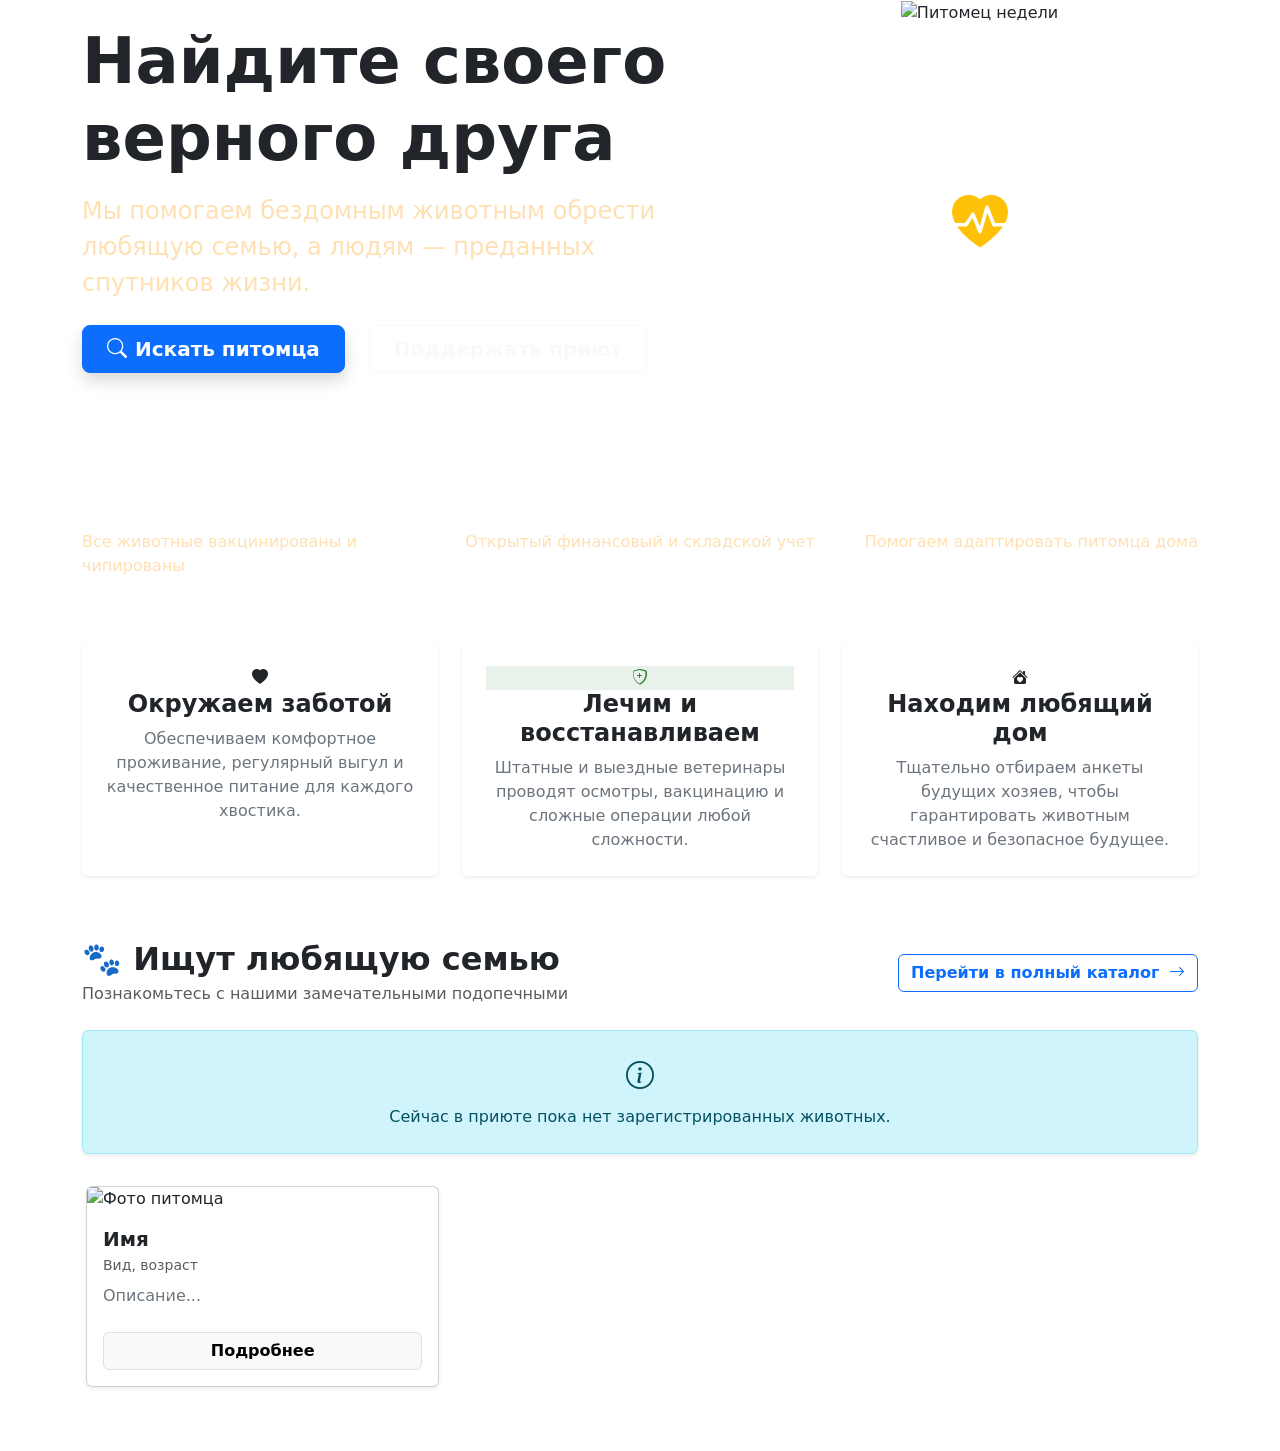
<file: src/main/resources/templates/index.html>
<!DOCTYPE html>
<html xmlns:th="http://www.thymeleaf.org">
<head>
    <meta charset="UTF-8">
    <title>Приют для животных "Доброе сердце"</title>
    <link href="https://cdn.jsdelivr.net/npm/bootstrap@5.3.0/dist/css/bootstrap.min.css" rel="stylesheet">
    <link rel="stylesheet" href="https://cdn.jsdelivr.net/npm/bootstrap-icons@1.11.3/font/bootstrap-icons.min.css">
    <link rel="stylesheet" th:href="@{/css/style.css}">
</head>
<body>

<div th:replace="~{fragments :: navbar}"></div>

<div class="hero-section d-flex align-items-center">
    <div class="container position-relative" style="z-index: 2;">
        <div class="row align-items-center g-5">

            <div class="col-lg-7 text-center text-lg-start">
                <h1 class="display-3 fw-bold mb-3">Найдите своего верного друга</h1>
                <p class="lead fs-4 mb-4" style="color: #ffe0b2;">Мы помогаем бездомным животным обрести любящую семью, а людям — преданных спутников жизни.</p>
                <div class="d-grid gap-2 d-sm-flex justify-content-sm-center justify-content-lg-start mb-4">
                    <a href="/catalog" class="btn btn-primary btn-lg px-4 me-sm-3 fw-bold shadow"><i class="bi bi-search me-2"></i>Искать питомца</a>
                    <a href="/help" class="btn btn-outline-light btn-lg px-4 fw-bold">Поддержать приют</a>
                </div>
            </div>

            <div class="col-lg-5 d-none d-lg-block">
                <div class="hero-accent-card text-center" th:if="${heroAnimal != null}">
                    <img th:src="${heroAnimal.imageUrl != null ? heroAnimal.imageUrl : 'https://via.placeholder.com/400x220?text=Ищет+фото'}" alt="Питомец недели">
                    <div class="mt-3 text-white">
                        <h5 class="fw-bold mb-1" th:text="${heroAnimal.name + ', ' + heroAnimal.age + ' лет'}">Имя питомца</h5>
                        <p class="small mb-2 opacity-75" th:text="${heroAnimal.species}">Вид животного</p>
                        <p class="small mb-0 italic opacity-90" th:text="${#strings.abbreviate(heroAnimal.description, 80)}">Краткое описание...</p>
                    </div>
                </div>

                <div class="hero-accent-card text-center py-5" th:unless="${heroAnimal != null}">
                    <div class="p-4">
                        <i class="bi bi-heart-pulse-fill text-warning display-4 mb-3 d-block"></i>
                        <h5 class="fw-bold text-white mb-2">Наши двери открыты</h5>
                        <p class="small mb-0 text-white-50">Скоро здесь появится наш новый подопечный хвостик!</p>
                    </div>
                </div>
            </div>

        </div>

        <div class="row mt-5 pt-4 border-top" style="border-color: rgba(255,255,255,0.15) !important;">
            <div class="col-md-4 text-center text-md-start mb-3 mb-md-0">
                <div class="h3 fw-bold mb-1 text-white">100%</div>
                <p class="mb-0" style="color: #ffe0b2;">Все животные вакцинированы и чипированы</p>
            </div>
            <div class="col-md-4 text-center mb-3 mb-md-0">
                <div class="h3 fw-bold mb-1 text-white">Прозрачность</div>
                <p class="mb-0" style="color: #ffe0b2;">Открытый финансовый и складской учет</p>
            </div>
            <div class="col-md-4 text-center text-md-end">
                <div class="h3 fw-bold mb-1 text-white">Поддержка</div>
                <p class="mb-0" style="color: #ffe0b2;">Помогаем адаптировать питомца дома</p>
            </div>
        </div>
    </div>
</div>

<div class="container my-5 py-3">
    <div class="row text-center g-4">
        <div class="col-md-4">
            <div class="card h-100 p-4 border-0 shadow-sm animal-card">
                <div class="feature-icon"><i class="bi bi-heart-fill"></i></div>
                <h4 class="fw-bold text-dark">Окружаем заботой</h4>
                <p class="text-secondary mb-0">Обеспечиваем комфортное проживание, регулярный выгул и качественное питание для каждого хвостика.</p>
            </div>
        </div>
        <div class="col-md-4">
            <div class="card h-100 p-4 border-0 shadow-sm animal-card">
                <div class="feature-icon" style="color: #2e7d32; background: rgba(46, 125, 50, 0.1);"><i class="bi bi-shield-plus"></i></div>
                <h4 class="fw-bold text-dark">Лечим и восстанавливаем</h4>
                <p class="text-secondary mb-0">Штатные и выездные ветеринары проводят осмотры, вакцинацию и сложные операции любой сложности.</p>
            </div>
        </div>
        <div class="col-md-4">
            <div class="card h-100 p-4 border-0 shadow-sm animal-card">
                <div class="feature-icon feature-home"><i class="bi bi-house-heart-fill"></i></div>
                <h4 class="fw-bold text-dark">Находим любящий дом</h4>
                <p class="text-secondary mb-0">Тщательно отбираем анкеты будущих хозяев, чтобы гарантировать животным счастливое и безопасное будущее.</p>
            </div>
        </div>
    </div>
</div>

<div class="container my-5" id="animals-section">
    <div class="d-flex justify-content-between align-items-center mb-4">
        <div>
            <h2 class="fw-bold text-dark mb-1">🐾 Ищут любящую семью</h2>
            <p class="text-muted mb-0">Познакомьтесь с нашими замечательными подопечными</p>
        </div>
        <a href="/catalog" class="btn btn-outline-primary fw-bold d-none d-md-inline-block">
            Перейти в полный каталог <i class="bi bi-arrow-right ms-1"></i>
        </a>
    </div>

    <div th:if="${listAnimals.isEmpty()}" class="alert alert-info text-center shadow-sm py-4">
        <i class="bi bi-info-circle fs-3 d-block mb-2"></i>
        Сейчас в приюте пока нет зарегистрированных животных.
    </div>

    <div th:unless="${listAnimals.isEmpty()}" id="animalsCarousel" class="carousel slide" data-bs-ride="carousel">
        <div class="carousel-inner px-1 py-3">

            <div class="carousel-item active">
                <div class="row row-cols-1 row-cols-md-3 g-4">
                    <div class="col" th:each="animal, iterStat : ${listAnimals}" th:if="${iterStat.index < 3}">
                        <div class="card h-100 animal-card shadow-sm">
                            <img th:src="${animal.imageUrl != null ? animal.imageUrl : 'https://via.placeholder.com/300x240?text=Нет+фото'}" class="card-img-top" alt="Фото питомца">
                            <div class="card-body d-flex flex-column">
                                <h5 class="card-title fw-bold mb-1 text-dark" th:text="${animal.name}">Имя</h5>
                                <p class="card-text text-muted small mb-2" th:text="${animal.species + ' • ' + animal.age + ' лет'}">Вид, возраст</p>
                                <p class="card-text text-secondary mb-4" th:text="${#strings.abbreviate(animal.description, 90)}">Описание...</p>
                                <a th:href="@{/catalog(species=${animal.species})}" class="btn btn-light w-100 mt-auto fw-semibold border">Подробнее</a>
                            </div>
                        </div>
                    </div>
                </div>
            </div>

            <div class="carousel-item" th:if="${listAnimals.size() > 3}">
                <div class="row row-cols-1 row-cols-md-3 g-4">
                    <div class="col" th:each="animal, iterStat : ${listAnimals}" th:if="${iterStat.index >= 3 && iterStat.index < 6}">
                        <div class="card h-100 animal-card shadow-sm">
                            <img th:src="${animal.imageUrl != null ? animal.imageUrl : 'https://via.placeholder.com/300x240?text=Нет+фото'}" class="card-img-top" alt="Фото питомца">
                            <div class="card-body d-flex flex-column">
                                <h5 class="card-title fw-bold mb-1 text-dark" th:text="${animal.name}">Имя</h5>
                                <p class="card-text text-muted small mb-2" th:text="${animal.species + ' • ' + animal.age + ' лет'}">Вид, возраст</p>
                                <p class="card-text text-secondary mb-4" th:text="${#strings.abbreviate(animal.description, 90)}">Описание...</p>
                                <a th:href="@{/catalog(species=${animal.species})}" class="btn btn-light w-100 mt-auto fw-semibold border">Подробнее</a>
                            </div>
                        </div>
                    </div>
                </div>
            </div>

        </div>

        <button th:if="${listAnimals.size() > 3}" class="carousel-control-prev" type="button" data-bs-target="#animalsCarousel" data-bs-slide="prev">
            <span class="carousel-control-prev-icon" aria-hidden="true"></span>
            <span class="visually-hidden">Предыдущий</span>
        </button>
        <button th:if="${listAnimals.size() > 3}" class="carousel-control-next" type="button" data-bs-target="#animalsCarousel" data-bs-slide="next">
            <span class="carousel-control-next-icon" aria-hidden="true"></span>
            <span class="visually-hidden">Следующий</span>
        </button>
    </div>

    <div class="text-center mt-4 d-md-none">
        <a href="/catalog" class="btn btn-outline-primary w-100 fw-bold">Смотреть весь каталог</a>
    </div>
</div>

<div th:replace="~{fragments :: footer}"></div>

<script src="https://cdn.jsdelivr.net/npm/bootstrap@5.3.0/dist/js/bootstrap.bundle.min.js"></script>
</body>
</html>
</file>
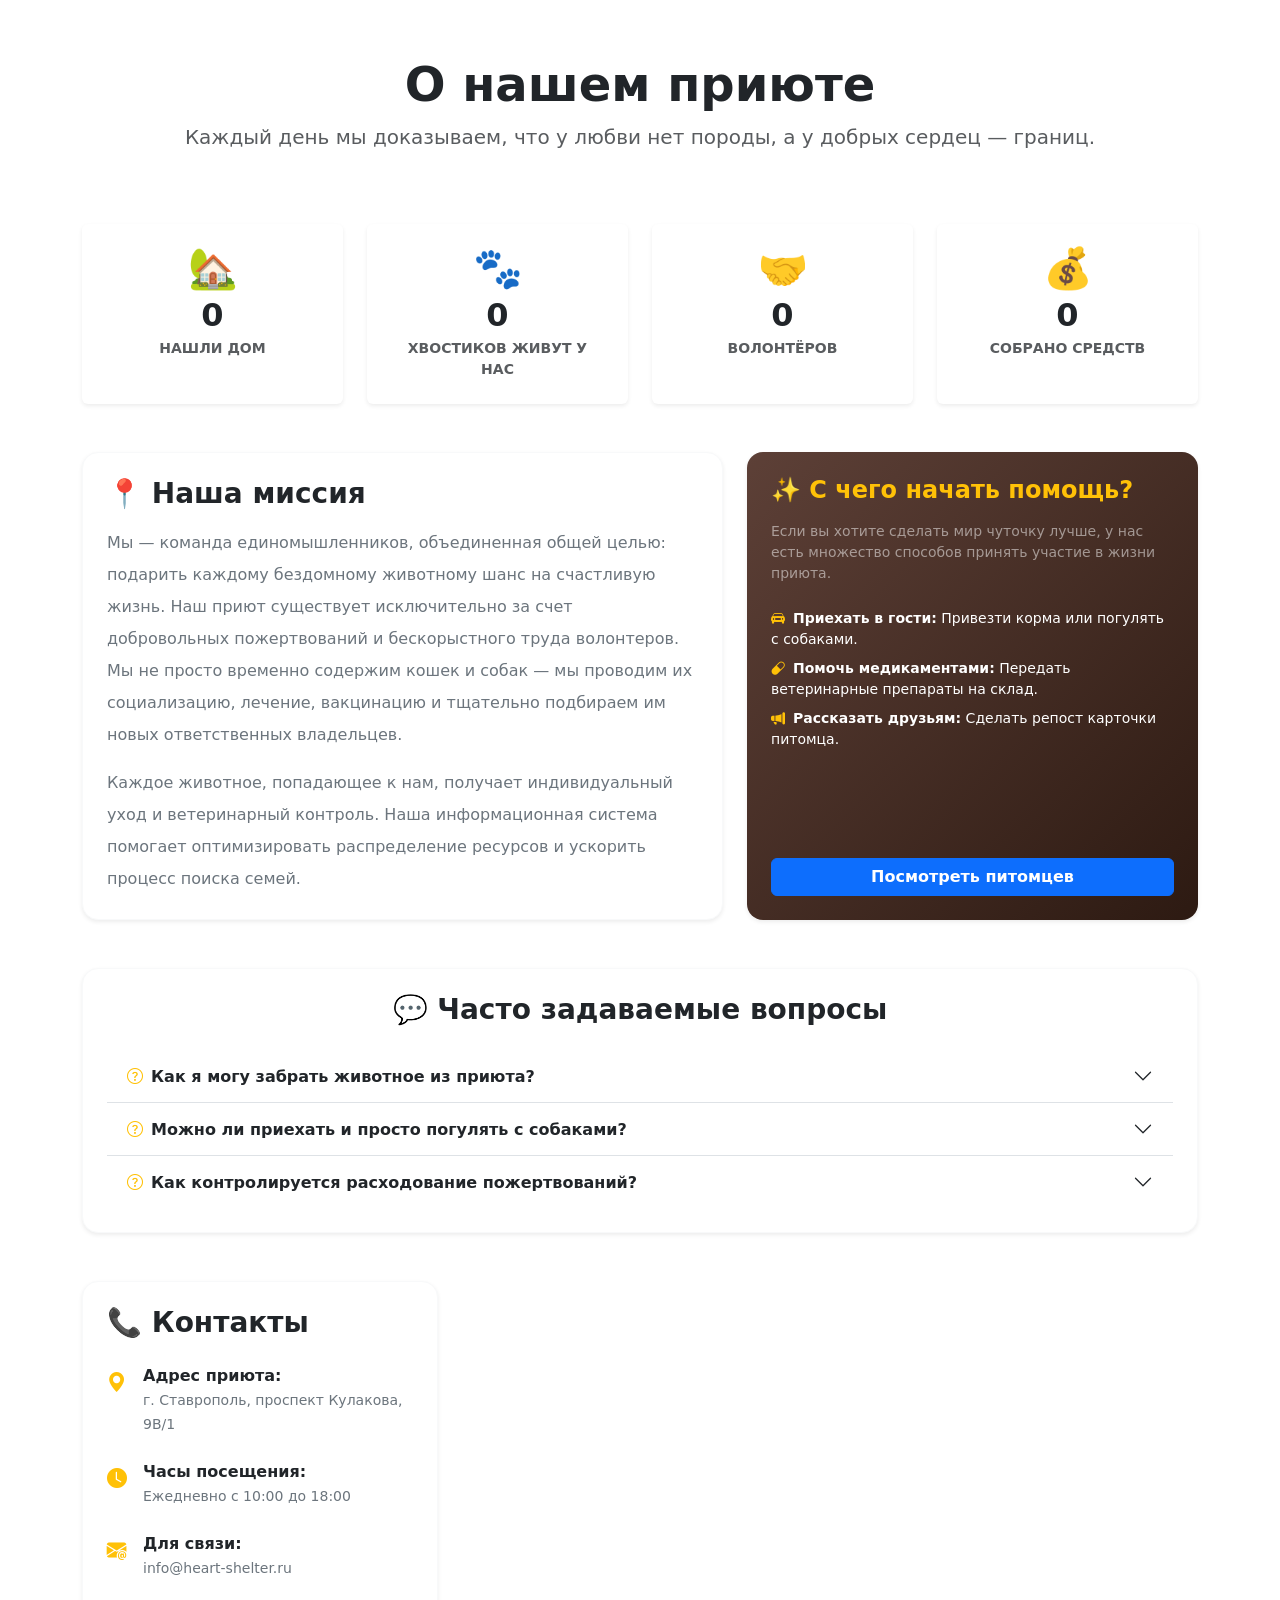
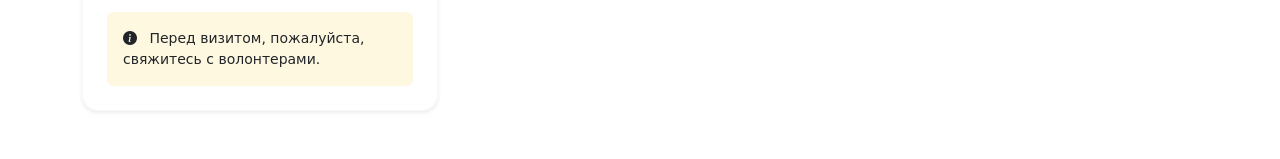
<file: src/main/resources/templates/about.html>
<!DOCTYPE html>
<html xmlns:th="http://www.thymeleaf.org">
<head>
    <meta charset="UTF-8">
    <title>О нас — Приют "Доброе сердце"</title>
    <link href="https://cdn.jsdelivr.net/npm/bootstrap@5.3.0/dist/css/bootstrap.min.css" rel="stylesheet">
    <link rel="stylesheet" href="https://cdn.jsdelivr.net/npm/bootstrap-icons@1.11.3/font/bootstrap-icons.min.css">
    <!-- Подключаем общие внешние стили -->
    <link rel="stylesheet" th:href="@{/css/style.css}">

    <!-- API Яндекс.Карт -->
    <script src="https://api-maps.yandex.ru/2.1/?lang=ru_RU" type="text/javascript"></script>
</head>
<body>

<!-- Подключаем шапку из общего файла фрагментов -->
<div th:replace="~{fragments :: navbar}"></div>

<div class="container mt-5 mb-5">

    <div class="text-center mb-5 py-2">
        <h1 class="display-5 fw-bold text-dark">О нашем приюте</h1>
        <p class="lead text-muted">Каждый день мы доказываем, что у любви нет породы, а у добрых сердец — границ.</p>
    </div>

    <!-- Блок счетчиков (Метрики) -->
    <div class="row g-4 text-center mb-5">
        <div class="col-md-3">
            <div class="card stat-card shadow-sm border-0 bg-stat-home p-4 h-100">
                <div class="fs-1 mb-2" style="line-height: 1;">🏡</div>
                <h2 class="fw-bold m-0" th:text="${adoptedCount}">0</h2>
                <p class="mb-0 text-muted text-uppercase small fw-bold mt-1">Нашли дом</p>
            </div>
        </div>

        <div class="col-md-3">
            <div class="card stat-card shadow-sm border-0 bg-stat-pets p-4 h-100">
                <div class="fs-1 mb-2" style="line-height: 1;">🐾</div>
                <h2 class="fw-bold m-0" th:text="${inShelterCount}">0</h2>
                <p class="mb-0 text-muted text-uppercase small fw-bold mt-1">Хвостиков живут у нас</p>
            </div>
        </div>

        <div class="col-md-3">
            <div class="card stat-card shadow-sm border-0 bg-stat-vols p-4 h-100">
                <div class="fs-1 mb-2" style="line-height: 1;">🤝</div>
                <h2 class="fw-bold m-0" th:text="${volunteersCount}">0</h2>
                <p class="mb-0 text-muted text-uppercase small fw-bold mt-1">Волонтёров</p>
            </div>
        </div>

        <div class="col-md-3">
            <div class="card stat-card shadow-sm border-0 bg-stat-money p-4 h-100">
                <div class="fs-1 mb-2" style="line-height: 1;">💰</div>
                <h2 class="fw-bold m-0" th:text="${#numbers.formatDecimal(totalDonations, 1, 0) + ' ₽'}">0</h2>
                <p class="mb-0 text-muted text-uppercase small fw-bold mt-1">Собрано средств</p>
            </div>
        </div>
    </div>

    <!-- Миссия и Инструкция быстрого старта -->
    <div class="row g-4 mb-5">
        <div class="col-lg-7">
            <div class="p-4 bg-white rounded-4 shadow-sm h-100 border border-light">
                <h3 class="fw-bold text-dark mb-3">📍 Наша миссия</h3>
                <p class="text-secondary lh-lg">Мы — команда единомышленников, объединенная общей целью: подарить каждому бездомному животному шанс на счастливую жизнь. Наш приют существует исключительно за счет добровольных пожертвований и бескорыстного труда волонтеров. Мы не просто временно содержим кошек и собак — мы проводим их социализацию, лечение, вакцинацию и тщательно подбираем им новых ответственных владельцев.</p>
                <p class="text-secondary lh-lg mb-0">Каждое животное, попадающее к нам, получает индивидуальный уход и ветеринарный контроль. Наша информационная система помогает оптимизировать распределение ресурсов и ускорить процесс поиска семей.</p>
            </div>
        </div>
        <div class="col-lg-5">
            <div class="p-4 rounded-4 shadow-sm h-100 d-flex flex-column justify-content-center align-items-start" style="background: linear-gradient(135deg, #5d4037 0%, #2d1a12 100%);">
                <h4 class="fw-bold mb-3 text-warning">✨ С чего начать помощь?</h4>
                <p class="text-white-50 small mb-4">Если вы хотите сделать мир чуточку лучше, у нас есть множество способов принять участие в жизни приюта.</p>

                <div class="text-white mb-2 small"><i class="bi bi-car-front-fill text-warning me-2"></i><strong>Приехать в гости:</strong> Привезти корма или погулять с собаками.</div>
                <div class="text-white mb-2 small"><i class="bi bi-capsule text-warning me-2"></i><strong>Помочь медикаментами:</strong> Передать ветеринарные препараты на склад.</div>
                <div class="text-white mb-4 small"><i class="bi bi-megaphone-fill text-warning me-2"></i><strong>Рассказать друзьям:</strong> Сделать репост карточки питомца.</div>

                <a href="/catalog" class="btn btn-primary fw-semibold w-100 mt-auto">Посмотреть питомцев</a>
            </div>
        </div>
    </div>

    <!-- Блок FAQ -->
    <div class="mb-5 p-4 bg-white rounded-4 shadow-sm border border-light">
        <h3 class="fw-bold text-dark mb-4 text-center">💬 Часто задаваемые вопросы</h3>
        <div class="accordion accordion-flush" id="faqAccordion">
            <div class="accordion-item border-bottom">
                <h2 class="accordion-header" id="headingOne">
                    <button class="accordion-button collapsed fw-semibold text-dark" type="button" data-bs-toggle="collapse" data-bs-target="#collapseOne">
                        <i class="bi bi-question-circle text-warning me-2"></i> Как я могу забрать животное из приюта?
                    </button>
                </h2>
                <div id="collapseOne" class="accordion-collapse collapse" data-bs-parent="#faqAccordion">
                    <div class="accordion-body text-secondary lh-lg">
                        Вам нужно перейти в наш <strong>Каталог</strong>, выбрать питомца и нажать кнопку «Забрать домой». После заполнения асинхронной формы наша команда свяжется с вами для проведения небольшого собеседования. Мы отдаем животных только по договору ответственного содержания.
                    </div>
                </div>
            </div>
            <div class="accordion-item border-bottom">
                <h2 class="accordion-header" id="headingTwo">
                    <button class="accordion-button collapsed fw-semibold text-dark" type="button" data-bs-toggle="collapse" data-bs-target="#collapseTwo">
                        <i class="bi bi-question-circle text-warning me-2"></i> Можно ли приехать и просто погулять с собаками?
                    </button>
                </h2>
                <div id="collapseTwo" class="accordion-collapse collapse" data-bs-parent="#faqAccordion">
                    <div class="accordion-body text-secondary lh-lg">
                        Да! Мы всегда рады гостям и волонтерам. Прогулки и социализация крайне важны для собак, чтобы они не отвыкали от людей. Часы посещения приюта указаны ниже под картой проезда.
                    </div>
                </div>
            </div>
            <div class="accordion-item">
                <h2 class="accordion-header" id="headingThree">
                    <button class="accordion-button collapsed fw-semibold text-dark" type="button" data-bs-toggle="collapse" data-bs-target="#collapseThree">
                        <i class="bi bi-question-circle text-warning me-2"></i> Как контролируется расходование пожертвований?
                    </button>
                </h2>
                <div id="collapseThree" class="accordion-collapse collapse" data-bs-parent="#faqAccordion">
                    <div class="accordion-body text-secondary lh-lg">
                        Все поступающие средства и закупки материально-технического обеспечения строго фиксируются в нашей автоматизированной системе. Администраторы ведут учет склада (корма, медикаменты), и агрегированные данные выводятся на главной странице для обеспечения полной прозрачности.
                    </div>
                </div>
            </div>
        </div>
    </div>

    <!-- Блок контактов и Яндекс.Карты -->
    <div class="row g-4">
        <div class="col-lg-4">
            <div class="p-4 bg-white rounded-4 shadow-sm h-100 d-flex flex-column justify-content-between border border-light">
                <div>
                    <h3 class="fw-bold text-dark mb-4">📞 Контакты</h3>
                    <ul class="list-unstyled m-0">
                        <li class="mb-4">
                            <div class="d-flex align-items-start">
                                <i class="bi bi-geo-alt-fill text-warning fs-5 me-3 mt-1"></i>
                                <div>
                                    <strong class="text-dark">Адрес приюта:</strong><br>
                                    <span class="text-secondary small">г. Ставрополь, проспект Кулакова, 9В/1</span>
                                </div>
                            </div>
                        </li>
                        <li class="mb-4">
                            <div class="d-flex align-items-start">
                                <i class="bi bi-clock-fill text-warning fs-5 me-3 mt-1"></i>
                                <div>
                                    <strong class="text-dark">Часы посещения:</strong><br>
                                    <span class="text-secondary small">Ежедневно с 10:00 до 18:00</span>
                                </div>
                            </div>
                        </li>
                        <li class="mb-3">
                            <div class="d-flex align-items-start">
                                <i class="bi bi-envelope-at-fill text-warning fs-5 me-3 mt-1"></i>
                                <div>
                                    <strong class="text-dark">Для связи:</strong><br>
                                    <span class="text-secondary small">info@heart-shelter.ru</span>
                                </div>
                            </div>
                        </li>
                    </ul>
                </div>
                <div class="alert alert-warning border-0 mb-0 py-2.5 small fw-medium text-dark mt-3" style="background-color: #fff8e1;" role="alert">
                    <i class="bi bi-info-circle-fill me-2"></i> Перед визитом, пожалуйста, свяжитесь с волонтерами.
                </div>
            </div>
        </div>

        <div class="col-lg-8">
            <!-- Контейнер интерактивной карты -->
            <div id="map"></div>
        </div>
    </div>

</div>

<!-- Подключаем подвал из общего файла фрагментов -->
<div th:replace="~{fragments :: footer}"></div>

<script src="https://cdn.jsdelivr.net/npm/bootstrap@5.3.0/dist/js/bootstrap.bundle.min.js"></script>

<!-- Скрипт инициализации карты (остался без изменений, так как настроен корректно) -->
<script type="text/javascript">
    ymaps.ready(init);
    function init(){
        var shelterCoords = [45.051921, 41.911855];

        var myMap = new ymaps.Map("map", {
            center: shelterCoords,
            zoom: 16,
            controls: ['zoomControl', 'fullscreenControl']
        });

        var myPlacemark = new ymaps.Placemark(shelterCoords, {
            hintContent: 'Приют "Доброе сердце"',
            balloonContentHeader: '🐾 Приют "Доброе сердце"',
            balloonContentBody: 'Ждем вас в гости! Часы работы: 10:00 - 18:00. Привозите вкусняшки для питомцев!',
            balloonContentFooter: 'г. Ставрополь, просп. Кулакова, 9В/1'
        }, {
            preset: 'islands#violetDogIcon'
        });

        myMap.geoObjects.add(myPlacemark);
    }
</script>
</body>
</html>
</file>
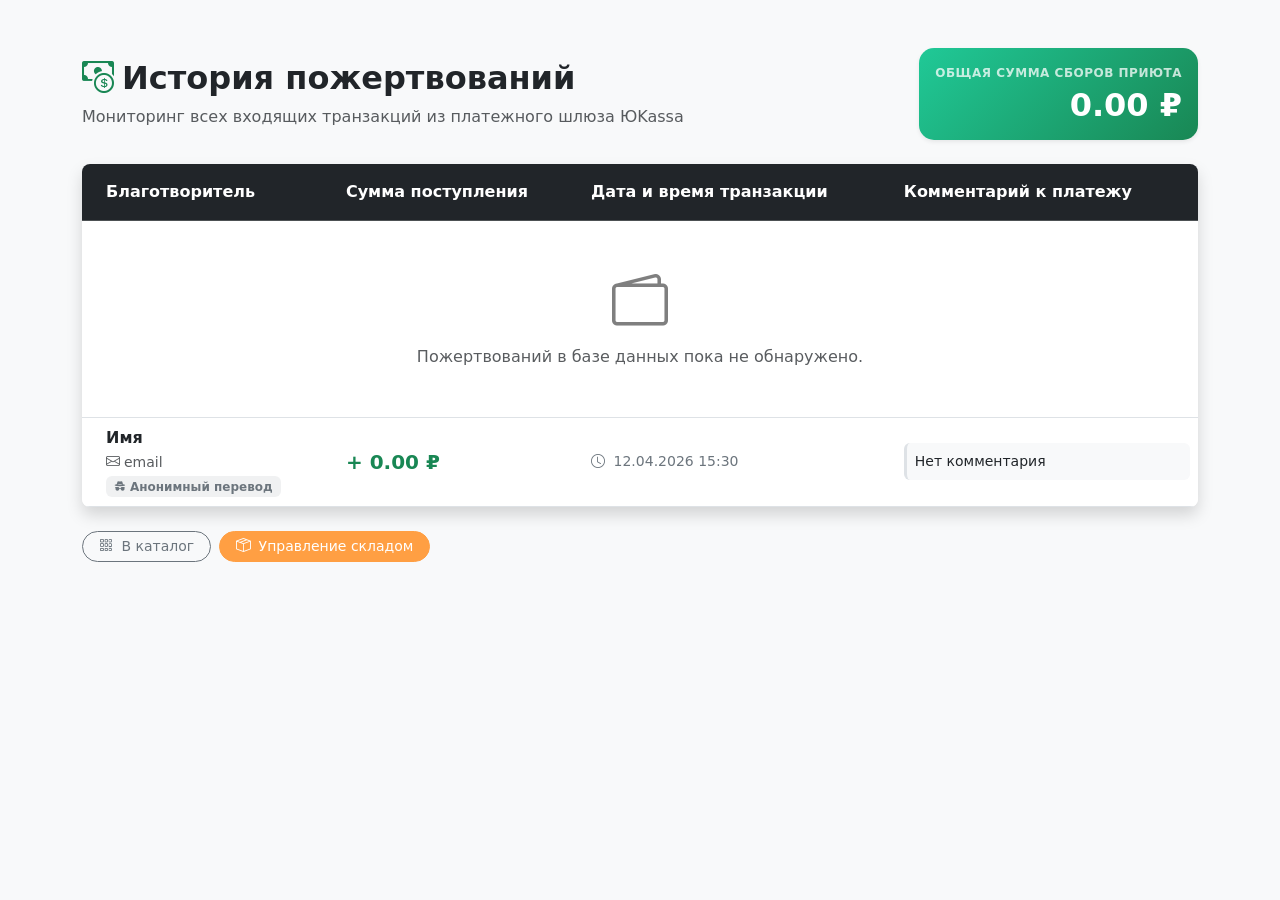
<file: src/main/resources/templates/admin-donations.html>
<!DOCTYPE html>
<html xmlns:th="http://www.thymeleaf.org">
<head>
    <meta charset="UTF-8">
    <title>Управление пожертвованиями — Панель администратора</title>
    <link href="https://cdn.jsdelivr.net/npm/bootstrap@5.3.0/dist/css/bootstrap.min.css" rel="stylesheet">
    <link rel="stylesheet" href="https://cdn.jsdelivr.net/npm/bootstrap-icons@1.11.3/font/bootstrap-icons.min.css">
    <link rel="stylesheet" th:href="@{/css/style.css}">
    <style>
        /* Благородный градиент для финансовых итогов в единой стилистике с кнопками сайта */
        .stat-card-financial {
            background: linear-gradient(135deg, #20c997 0%, #198754 100%);
            color: white;
            border-radius: 15px;
            min-width: 250px;
        }
    </style>
</head>
<body class="bg-light">

<div th:replace="~{fragments :: navbar}"></div>

<div class="container mt-5 mb-5">
    <div class="row mb-4 align-items-center g-3">
        <div class="col-md-7">
            <h2 class="fw-bold text-dark"><i class="bi bi-cash-coin text-success me-2"></i>История пожертвований</h2>
            <p class="text-muted mb-0">Мониторинг всех входящих транзакций из платежного шлюза ЮKassa</p>
        </div>
        <div class="col-md-5 text-md-end">
            <div class="card stat-card-financial d-inline-block p-3 shadow-sm border-0 text-start text-md-end">
                <small class="text-uppercase fw-bold opacity-75 d-block mb-1" style="font-size: 0.75rem; letter-spacing: 0.5px;">Общая сумма сборов приюта</small>
                <h2 class="fw-bold mb-0" th:text="${#numbers.formatDecimal(totalAmount, 1, 2) + ' ₽'}">0.00 ₽</h2>
            </div>
        </div>
    </div>

    <div class="card shadow border-0 overflow-hidden rounded-3">
        <div class="table-responsive">
            <table class="table table-hover align-middle mb-0">
                <thead class="table-dark">
                <tr>
                    <th class="ps-4 py-3 fw-semibold">Благотворитель</th>
                    <th class="py-3 fw-semibold">Сумма поступления</th>
                    <th class="py-3 fw-semibold">Дата и время транзакции</th>
                    <th class="py-3 fw-semibold">Комментарий к платежу</th>
                </tr>
                </thead>
                <tbody>

                <tr th:if="${#lists.isEmpty(donations)}">
                    <td colspan="4" class="text-center py-5 text-muted">
                        <i class="bi bi-wallet2 display-4 d-block mb-2 text-black-50"></i>
                        Пожертвований в базе данных пока не обнаружено.
                    </td>
                </tr>

                <tr th:each="d : ${donations}">
                    <td class="ps-4">
                        <div th:if="${d.user != null}">
                            <span class="fw-bold text-dark" th:text="${d.user.firstName}">Имя</span><br>
                            <a th:href="${'mailto:' + d.user.email}" class="text-decoration-none small text-muted">
                                <i class="bi bi-envelope me-1"></i><span th:text="${d.user.email}">email</span>
                            </a>
                        </div>
                        <div th:unless="${d.user != null}">
                            <span class="badge bg-secondary bg-opacity-10 text-secondary fw-semibold px-2 py-1">
                                <i class="bi bi-incognito me-1"></i>Анонимный перевод
                            </span>
                        </div>
                    </td>
                    <td>
                        <span class="fw-bold text-success fs-5" th:text="${'+ ' + #numbers.formatDecimal(d.amount, 1, 2) + ' ₽'}">+ 0.00 ₽</span>
                    </td>
                    <td class="text-secondary small">
                        <i class="bi bi-clock me-1"></i>
                        <span th:text="${#temporals.format(d.donatedAt, 'dd.MM.yyyy HH:mm')}">12.04.2026 15:30</span>
                    </td>
                    <td>
                        <div class="p-2 bg-light rounded text-dark border-start border-3 text-wrap small"
                             th:classappend="${d.comment != null && d.comment != '' ? 'border-warning' : 'border-secondary'}"
                             style="max-width: 300px; max-height: 75px; overflow-y: auto;">
                            <span th:text="${d.comment != null && d.comment != '' ? d.comment : 'Без сопроводительного текста'}">
                                Нет комментария
                            </span>
                        </div>
                    </td>
                </tr>
                </tbody>
            </table>
        </div>
    </div>

    <div class="mt-4 d-flex gap-2">
        <a href="/catalog" class="btn btn-outline-secondary btn-sm rounded-pill px-3">
            <i class="bi bi-grid-3x3-gap me-1"></i> В каталог
        </a>
        <a href="/admin/supplies" class="btn btn-sm rounded-pill px-3 text-white" style="background-color: #ff9f43; border-color: #ff9f43;">
            <i class="bi bi-box-seam me-1"></i> Управление складом
        </a>
    </div>
</div>

<script src="https://cdn.jsdelivr.net/npm/bootstrap@5.3.0/dist/js/bootstrap.bundle.min.js"></script>
</body>
</html>
</file>
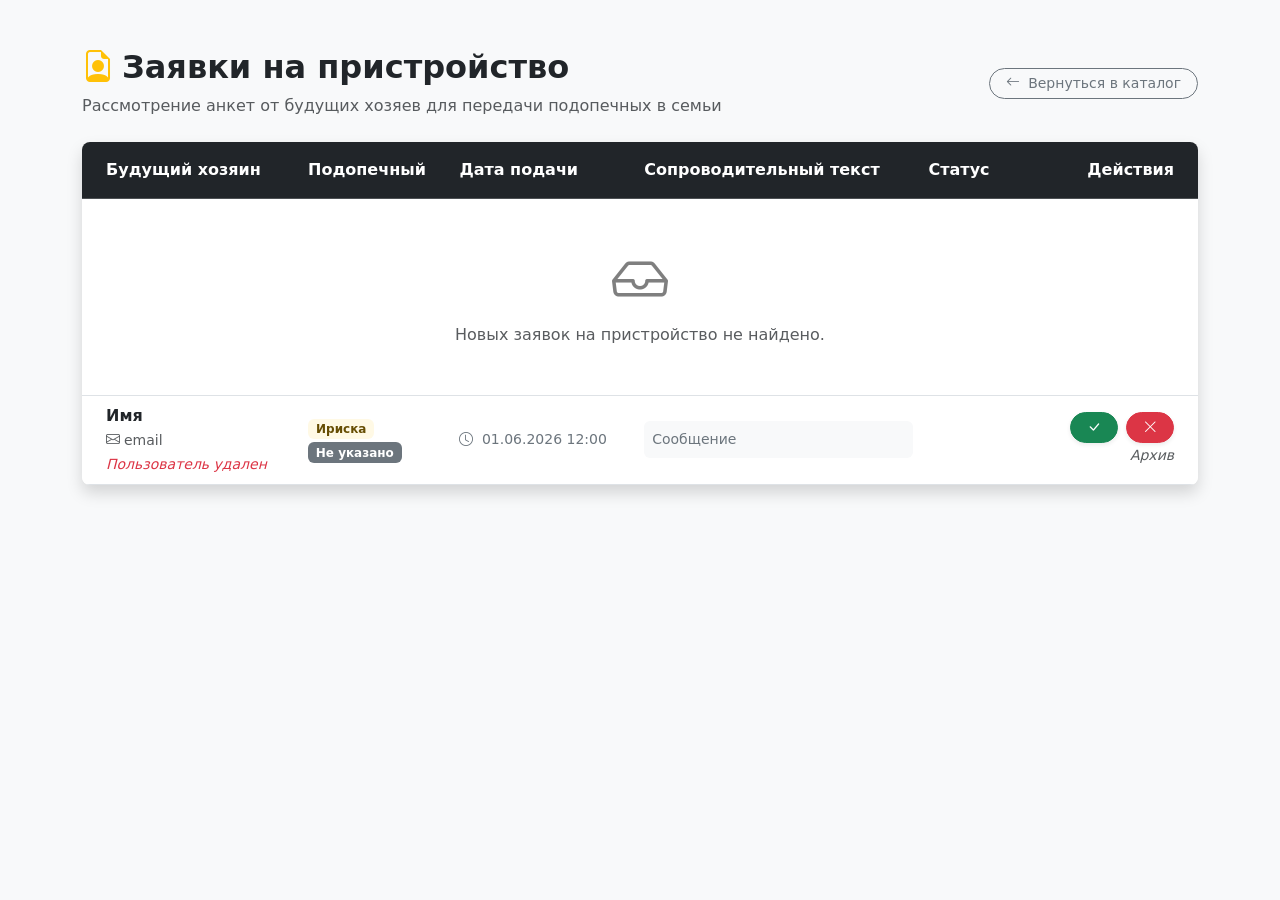
<file: src/main/resources/templates/admin-requests.html>
<!DOCTYPE html>
<html xmlns:th="http://www.thymeleaf.org">
<head>
    <meta charset="UTF-8">
    <title>Управление заявками на пристройство — Панель администратора</title>
    <link href="https://cdn.jsdelivr.net/npm/bootstrap@5.3.0/dist/css/bootstrap.min.css" rel="stylesheet">
    <link rel="stylesheet" href="https://cdn.jsdelivr.net/npm/bootstrap-icons@1.11.3/font/bootstrap-icons.min.css">
    <link rel="stylesheet" th:href="@{/css/style.css}">
</head>
<body class="bg-light">

<div th:replace="~{fragments :: navbar}"></div>

<div class="container mt-5 mb-5">
    <div class="row align-items-center mb-4">
        <div class="col-md-8">
            <h2 class="fw-bold text-dark">
                <i class="bi bi-file-earmark-person text-warning me-2"></i>Заявки на пристройство
            </h2>
            <p class="text-muted mb-0">Рассмотрение анкет от будущих хозяев для передачи подопечных в семьи</p>
        </div>
        <div class="col-md-4 text-md-end mt-3 mt-md-0">
            <a href="/catalog" class="btn btn-outline-secondary btn-sm rounded-pill px-3">
                <i class="bi bi-arrow-left me-1"></i> Вернуться в каталог
            </a>
        </div>
    </div>

    <div class="card shadow border-0 overflow-hidden rounded-3">
        <div class="table-responsive">
            <table class="table table-hover align-middle mb-0">
                <thead class="table-dark">
                <tr>
                    <th class="ps-4 py-3 fw-semibold">Будущий хозяин</th>
                    <th class="py-3 fw-semibold">Подопечный</th>
                    <th class="py-3 fw-semibold">Дата подачи</th>
                    <th class="py-3 fw-semibold" style="max-width: 300px;">Сопроводительный текст</th>
                    <th class="py-3 fw-semibold">Статус</th>
                    <th class="text-end pe-4 py-3 fw-semibold">Действия</th>
                </tr>
                </thead>
                <tbody>

                <tr th:if="${#lists.isEmpty(allRequests)}">
                    <td colspan="6" class="text-center py-5 text-muted">
                        <i class="bi bi-inbox display-4 d-block mb-2 text-black-50"></i>
                        Новых заявок на пристройство не найдено.
                    </td>
                </tr>

                <tr th:each="req : ${allRequests}">
                    <td class="ps-4">
                        <div th:if="${req.user != null}">
                            <span class="fw-bold text-dark" th:text="${req.user.firstName}">Имя</span><br>
                            <a th:href="${'mailto:' + req.user.email}" class="text-decoration-none small text-muted">
                                <i class="bi bi-envelope me-1"></i><span th:text="${req.user.email}">email</span>
                            </a>
                        </div>
                        <div th:unless="${req.user != null}">
                            <span class="text-danger fst-italic small">Пользователь удален</span>
                        </div>
                    </td>

                    <td>
                        <div th:if="${req.animal != null}">
                            <span class="badge bg-warning bg-opacity-10 text-warning-emphasis fw-bold px-2 py-1 rounded" th:text="${req.animal.name}">Ириска</span>
                        </div>
                        <div th:unless="${req.animal != null}">
                            <span class="badge bg-secondary text-white rounded">Не указано</span>
                        </div>
                    </td>

                    <td class="text-secondary small">
                        <i class="bi bi-clock me-1"></i>
                        <span th:text="${#temporals.format(req.requestDate, 'dd.MM.yyyy HH:mm')}">01.06.2026 12:00</span>
                    </td>

                    <td>
                        <div class="p-2 bg-light rounded text-secondary small text-wrap" style="max-width: 300px; max-height: 80px; overflow-y: auto;">
                            <span th:text="${req.message != null && req.message != '' ? req.message : '—'}">Сообщение</span>
                        </div>
                    </td>

                    <td>
                        <span class="badge px-3 py-2 rounded-pill fw-semibold"
                              th:classappend="${req.status == 'PENDING' ? 'bg-warning text-dark' : (req.status == 'APPROVED' ? 'bg-success' : 'bg-danger')}"
                              th:text="${req.status == 'PENDING' ? '⏳ В обработке' : (req.status == 'APPROVED' ? '✅ Одобрено' : '❌ Отклонено')}">
                            PENDING
                        </span>
                    </td>

                    <td class="text-end pe-4">
                        <div th:if="${req.status == 'PENDING'}" class="d-flex gap-2 justify-content-end">
                            <form th:action="@{/admin/requests/approve/{id}(id=${req.id})}" method="post" class="m-0">
                                <button type="submit" class="btn btn-sm btn-success px-3 fw-bold shadow-sm rounded-pill" title="Одобрить заявку">
                                    <i class="bi bi-check-lg"></i>
                                </button>
                            </form>
                            <form th:action="@{/admin/requests/reject/{id}(id=${req.id})}" method="post" class="m-0">
                                <button type="submit" class="btn btn-sm btn-danger px-3 fw-bold shadow-sm rounded-pill" title="Отклонить заявку">
                                    <i class="bi bi-x-lg"></i>
                                </button>
                            </form>
                        </div>
                        <div th:unless="${req.status == 'PENDING'}">
                            <span class="text-muted small fst-italic">Архив</span>
                        </div>
                    </td>
                </tr>
                </tbody>
            </table>
        </div>
    </div>
</div>

<script src="https://cdn.jsdelivr.net/npm/bootstrap@5.3.0/dist/js/bootstrap.bundle.min.js"></script>
</body>
</html>
</file>
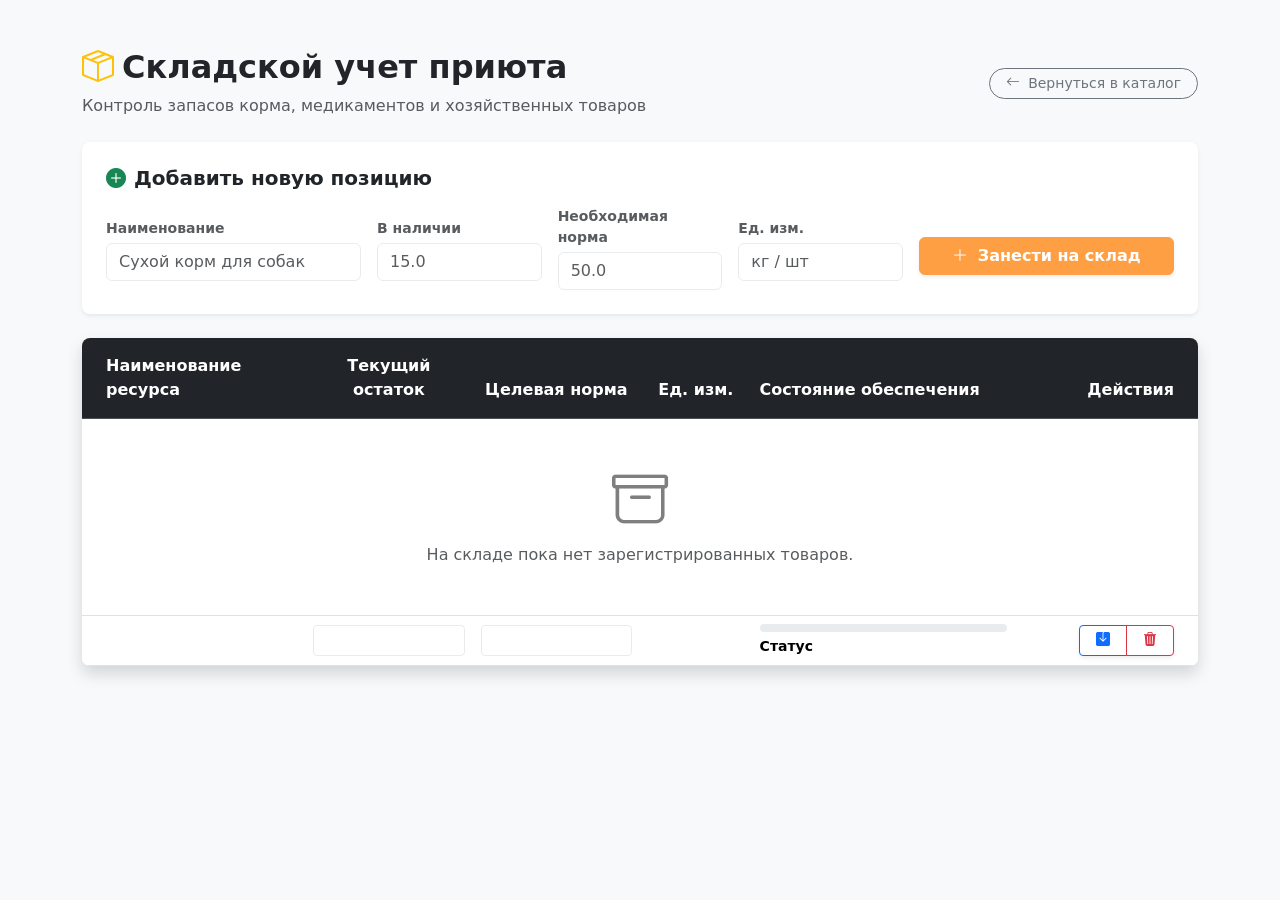
<file: src/main/resources/templates/admin-supplies.html>
<!DOCTYPE html>
<html xmlns:th="http://www.thymeleaf.org">
<head>
    <meta charset="UTF-8">
    <title>Управление складом приюта — Панель администратора</title>
    <link href="https://cdn.jsdelivr.net/npm/bootstrap@5.3.0/dist/css/bootstrap.min.css" rel="stylesheet">
    <link rel="stylesheet" href="https://cdn.jsdelivr.net/npm/bootstrap-icons@1.11.3/font/bootstrap-icons.min.css">
    <link rel="stylesheet" th:href="@{/css/style.css}">
    <style>
        /* Локальные стилизации элементов управления склада для гармонии с теплыми тонами сайта */
        .form-control-focus-orange:focus {
            border-color: #ff9f43 !important;
            box-shadow: 0 0 0 0.25rem rgba(255, 159, 67, 0.25) !important;
        }
        .btn-orange-theme {
            background-color: #ff9f43;
            border-color: #ff9f43;
            color: white;
            font-weight: 600;
        }
        .btn-orange-theme:hover {
            background-color: #f38b2c;
            border-color: #f38b2c;
            color: white;
        }
    </style>
</head>
<body class="bg-light">

<div th:replace="~{fragments :: navbar}"></div>

<div class="container mt-5 mb-5">
    <div class="row align-items-center mb-4">
        <div class="col-md-8">
            <h2 class="fw-bold text-dark"><i class="bi bi-box-seam text-warning me-2"></i>Складской учет приюта</h2>
            <p class="text-muted mb-0">Контроль запасов корма, медикаментов и хозяйственных товаров</p>
        </div>
        <div class="col-md-4 text-md-end mt-3 mt-md-0">
            <a href="/catalog" class="btn btn-outline-secondary btn-sm rounded-pill px-3">
                <i class="bi bi-arrow-left me-1"></i> Вернуться в каталог
            </a>
        </div>
    </div>

    <div class="card shadow-sm border-0 rounded-3 mb-4">
        <div class="card-body p-4">
            <h5 class="card-title fw-bold text-dark mb-3">
                <i class="bi bi-plus-circle-fill text-success me-2"></i>Добавить новую позицию
            </h5>
            <form th:action="@{/admin/supplies/save}" th:object="${newSupply}" method="post" class="row g-3 align-items-center">
                <div class="col-md-3">
                    <label class="form-label small fw-bold text-muted mb-1">Наименование</label>
                    <input type="text" th:field="*{name}" class="form-control form-control-focus-orange border-light-subtle" placeholder="Сухой корм для собак" required>
                </div>
                <div class="col-md-2">
                    <label class="form-label small fw-bold text-muted mb-1">В наличии</label>
                    <input type="number" step="0.1" min="0" th:field="*{currentAmount}" class="form-control form-control-focus-orange border-light-subtle" placeholder="15.0" required>
                </div>
                <div class="col-md-2">
                    <label class="form-label small fw-bold text-muted mb-1">Необходимая норма</label>
                    <input type="number" step="0.1" min="0" th:field="*{targetAmount}" class="form-control form-control-focus-orange border-light-subtle" placeholder="50.0" required>
                </div>
                <div class="col-md-2">
                    <label class="form-label small fw-bold text-muted mb-1">Ед. изм.</label>
                    <input type="text" th:field="*{unit}" class="form-control form-control-focus-orange border-light-subtle" placeholder="кг / шт" required>
                </div>
                <div class="col-md-3 mt-md-4 pt-2">
                    <button type="submit" class="btn btn-orange-theme w-100 shadow-sm">
                        <i class="bi bi-plus-lg me-1"></i> Занести на склад
                    </button>
                </div>
            </form>
        </div>
    </div>

    <div class="card shadow border-0 overflow-hidden rounded-3">
        <div class="table-responsive">
            <table class="table table-hover align-middle mb-0">
                <thead class="table-dark">
                <tr>
                    <th class="ps-4 py-3 fw-semibold">Наименование ресурса</th>
                    <th class="py-3 fw-semibold text-center" style="width: 15%;">Текущий остаток</th>
                    <th class="py-3 fw-semibold text-center" style="width: 15%;">Целевая норма</th>
                    <th class="py-3 fw-semibold text-center" style="width: 10%;">Ед. изм.</th>
                    <th class="py-3 fw-semibold" style="width: 25%;">Состояние обеспечения</th>
                    <th class="text-end pe-4 py-3 fw-semibold" style="width: 15%;">Действия</th>
                </tr>
                </thead>
                <tbody>

                <tr th:if="${#lists.isEmpty(supplies)}">
                    <td colspan="6" class="text-center py-5 text-muted">
                        <i class="bi bi-archive display-4 d-block mb-2 text-black-50"></i>
                        На складе пока нет зарегистрированных товаров.
                    </td>
                </tr>

                <tr th:each="s : ${supplies}">
                    <td class="ps-4">
                        <input type="text" name="name" th:value="${s.name}" th:form="${'form-' + s.id}" class="form-control form-control-sm fw-bold border-0 bg-transparent text-dark form-control-focus-orange rounded" required>
                    </td>
                    <td>
                        <input type="number" step="0.1" min="0" name="currentAmount" th:value="${s.currentAmount}" th:form="${'form-' + s.id}" class="form-control form-control-sm text-center border-light-subtle form-control-focus-orange" required>
                    </td>
                    <td>
                        <input type="number" step="0.1" min="0" name="targetAmount" th:value="${s.targetAmount}" th:form="${'form-' + s.id}" class="form-control form-control-sm text-center border-light-subtle form-control-focus-orange" required>
                    </td>
                    <td>
                        <input type="text" name="unit" th:value="${s.unit}" th:form="${'form-' + s.id}" class="form-control form-control-sm text-center border-0 bg-transparent text-muted" readonly>
                    </td>

                    <td>
                        <div class="me-3">
                            <th:block th:with="percent=${s.targetAmount > 0 ? (s.currentAmount * 100 / s.targetAmount) : 0}">
                                <div class="progress" style="height: 8px; border-radius: 5px; background-color: #e9ecef;">
                                    <div class="progress-bar rounded-5"
                                         role="progressbar"
                                         th:style="'width: ' + (${percent > 100 ? 100 : percent}) + '%'"
                                         th:classappend="${percent < 40 ? 'bg-danger' : (percent < 100 ? 'bg-warning text-dark' : 'bg-success')}">
                                    </div>
                                </div>
                                <small class="mt-1 d-block fw-semibold small"
                                       th:classappend="${percent < 40 ? 'text-danger' : (percent < 100 ? 'text-warning' : 'text-success')}"
                                       th:text="${percent < 100 ? '⚠️ Дефицит ' + #numbers.formatDecimal(s.targetAmount - s.currentAmount, 1, 1) + ' ' + s.unit : '✅ Норма выполнена'}">
                                    Статус
                                </small>
                            </th:block>
                        </div>
                    </td>

                    <td class="text-end pe-4">
                        <form th:id="${'form-' + s.id}" th:action="@{/admin/supplies/save}" method="post" style="display: none;">
                            <input type="hidden" name="id" th:value="${s.id}">
                        </form>

                        <div class="btn-group shadow-sm">
                            <button type="submit" th:form="${'form-' + s.id}" class="btn btn-sm btn-outline-primary px-3" title="Сохранить изменения">
                                <i class="bi bi-save-fill"></i>
                            </button>
                            <a th:href="@{/admin/supplies/delete/{id}(id=${s.id})}" class="btn btn-sm btn-outline-danger px-3" title="Удалить товар"
                               onclick="return confirm('Вы уверены, что хотите удалить эту позицию со склада?')">
                                <i class="bi bi-trash3-fill"></i>
                            </a>
                        </div>
                    </td>
                </tr>
                </tbody>
            </table>
        </div>
    </div>
</div>

<script src="https://cdn.jsdelivr.net/npm/bootstrap@5.3.0/dist/js/bootstrap.bundle.min.js"></script>
</body>
</html>
</file>
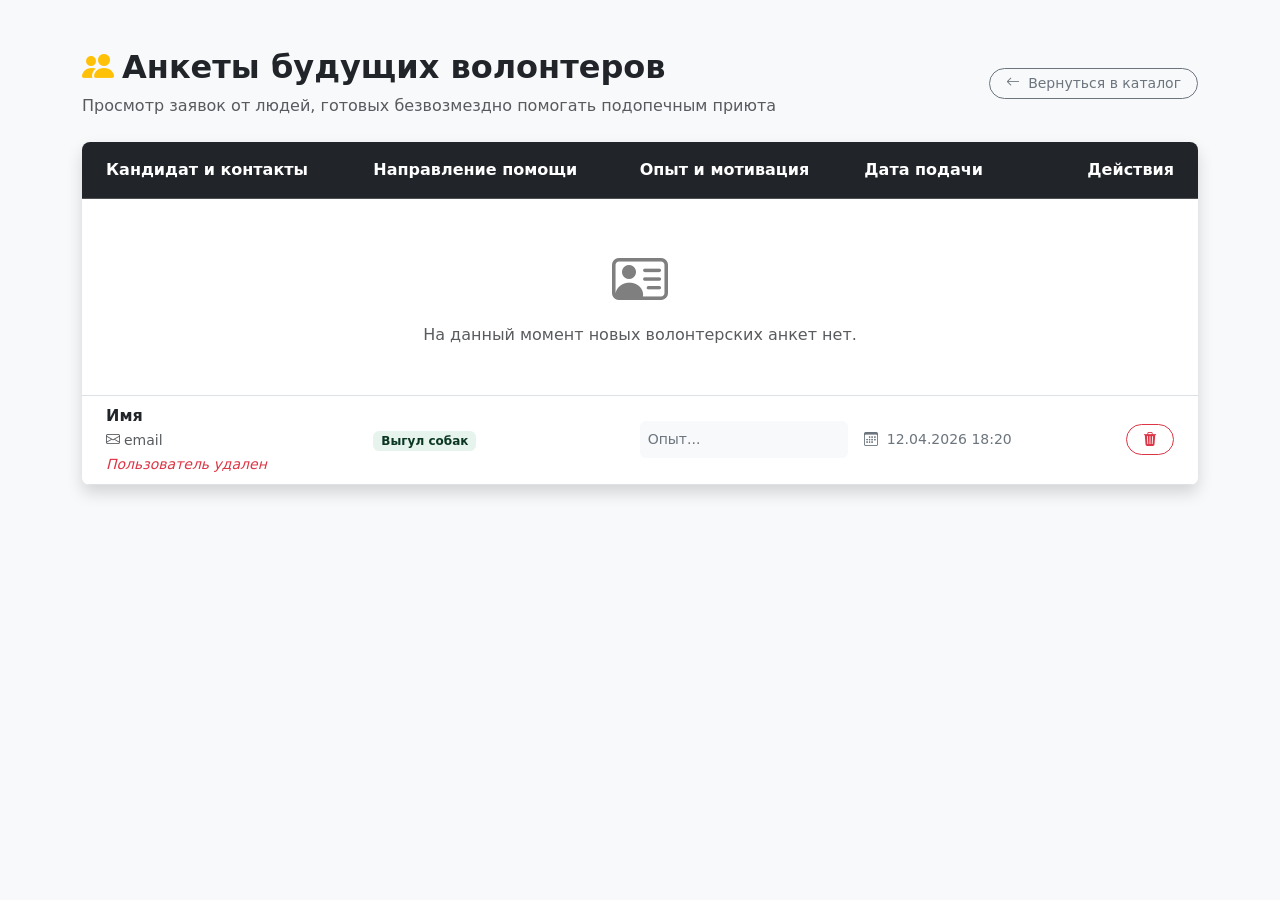
<file: src/main/resources/templates/admin-volunteers.html>
<!DOCTYPE html>
<html xmlns:th="http://www.thymeleaf.org">
<head>
    <meta charset="UTF-8">
    <title>Заявки волонтеров — Панель администратора</title>
    <!-- Подключаем Bootstrap, иконки и НАШ глобальный файл стилей сайта -->
    <link href="https://cdn.jsdelivr.net/npm/bootstrap@5.3.0/dist/css/bootstrap.min.css" rel="stylesheet">
    <link rel="stylesheet" href="https://cdn.jsdelivr.net/npm/bootstrap-icons@1.11.3/font/bootstrap-icons.min.css">
    <link rel="stylesheet" th:href="@{/css/style.css}">
</head>
<body class="bg-light">

<!-- Теперь, когда style.css подключен, навигация отрендерится строго в темно-угольном цвете -->
<div th:replace="~{fragments :: navbar}"></div>

<div class="container mt-5 mb-5">
    <!-- Шапка страницы -->
    <div class="row align-items-center mb-4">
        <div class="col-md-8">
            <h2 class="fw-bold text-dark">
                <!-- Поменяли цвет иконки с зеленого на янтарный для соблюдения общей темы -->
                <i class="bi bi-people-fill text-warning me-2"></i>Анкеты будущих волонтеров
            </h2>
            <p class="text-muted mb-0">Просмотр заявок от людей, готовых безвозмездно помогать подопечным приюта</p>
        </div>
        <div class="col-md-4 text-md-end mt-3 mt-md-0">
            <a href="/catalog" class="btn btn-outline-secondary btn-sm rounded-pill px-3">
                <i class="bi bi-arrow-left me-1"></i> Вернуться в каталог
            </a>
        </div>
    </div>

    <!-- Таблица анкет -->
    <div class="card shadow border-0 overflow-hidden rounded-3">
        <div class="table-responsive">
            <table class="table table-hover align-middle mb-0">
                <thead class="table-dark">
                <tr>
                    <th class="ps-4 py-3 fw-semibold">Кандидат и контакты</th>
                    <th class="py-3 fw-semibold">Направление помощи</th>
                    <th class="py-3 fw-semibold" style="max-width: 350px;">Опыт и мотивация</th>
                    <th class="py-3 fw-semibold">Дата подачи</th>
                    <th class="text-end pe-4 py-3 fw-semibold">Действия</th>
                </tr>
                </thead>
                <tbody>

                <!-- Если список волонтеров пуст -->
                <tr th:if="${#lists.isEmpty(volunteers)}">
                    <td colspan="5" class="text-center py-5 text-muted">
                        <i class="bi bi-person-vcard display-4 d-block mb-2 text-black-50"></i>
                        На данный момент новых волонтерских анкет нет.
                    </td>
                </tr>

                <!-- Строки данных -->
                <tr th:each="v : ${volunteers}">
                    <td class="ps-4">
                        <div th:if="${v.user != null}">
                            <strong class="text-dark" th:text="${v.user.firstName}">Имя</strong><br>
                            <!-- Убрали синий text-primary, сделали ссылку аккуратного приглушенного цвета -->
                            <a th:href="${'mailto:' + v.user.email}" class="text-decoration-none small text-muted link-warning" title="Написать письмо">
                                <i class="bi bi-envelope me-1"></i><span th:text="${v.user.email}">email</span>
                            </a>
                        </div>
                        <div th:unless="${v.user != null}">
                            <span class="text-danger fst-italic small">Пользователь удален</span>
                        </div>
                    </td>

                    <td>
                        <!-- Мягкий зеленый бейдж направления отлично гармонирует со спецификой темы -->
                        <span class="badge bg-success bg-opacity-10 text-success-emphasis fw-bold px-2 py-1 rounded"
                              th:text="${v.activityType}">
                            Выгул собак
                        </span>
                    </td>

                    <td>
                        <div class="p-2 bg-light rounded text-secondary small text-wrap" style="max-width: 350px; max-height: 80px; overflow-y: auto;">
                            <span th:text="${v.experience != null && v.experience != '' ? v.experience : 'Опыт не указан'}">Опыт...</span>
                        </div>
                    </td>

                    <td class="text-secondary small">
                        <i class="bi bi-calendar3 me-1"></i>
                        <span th:text="${#temporals.format(v.submittedAt, 'dd.MM.yyyy HH:mm')}">12.04.2026 18:20</span>
                    </td>

                    <td class="text-end pe-4">
                        <!-- Округлили кнопку удаления для соответствия общему стилю админ-панелей -->
                        <a th:href="@{/admin/volunteers/delete/{id}(id=${v.id})}"
                           class="btn btn-sm btn-outline-danger rounded-pill px-3"
                           title="Удалить анкету из базы"
                           onclick="return confirm('Вы уверены, что хотите удалить эту волонтерскую анкету?')">
                            <i class="bi bi-trash3-fill"></i>
                        </a>
                    </td>
                </tr>
                </tbody>
            </table>
        </div>
    </div>
</div>

<script src="https://cdn.jsdelivr.net/npm/bootstrap@5.3.0/dist/js/bootstrap.bundle.min.js"></script>
</body>
</html>
</file>
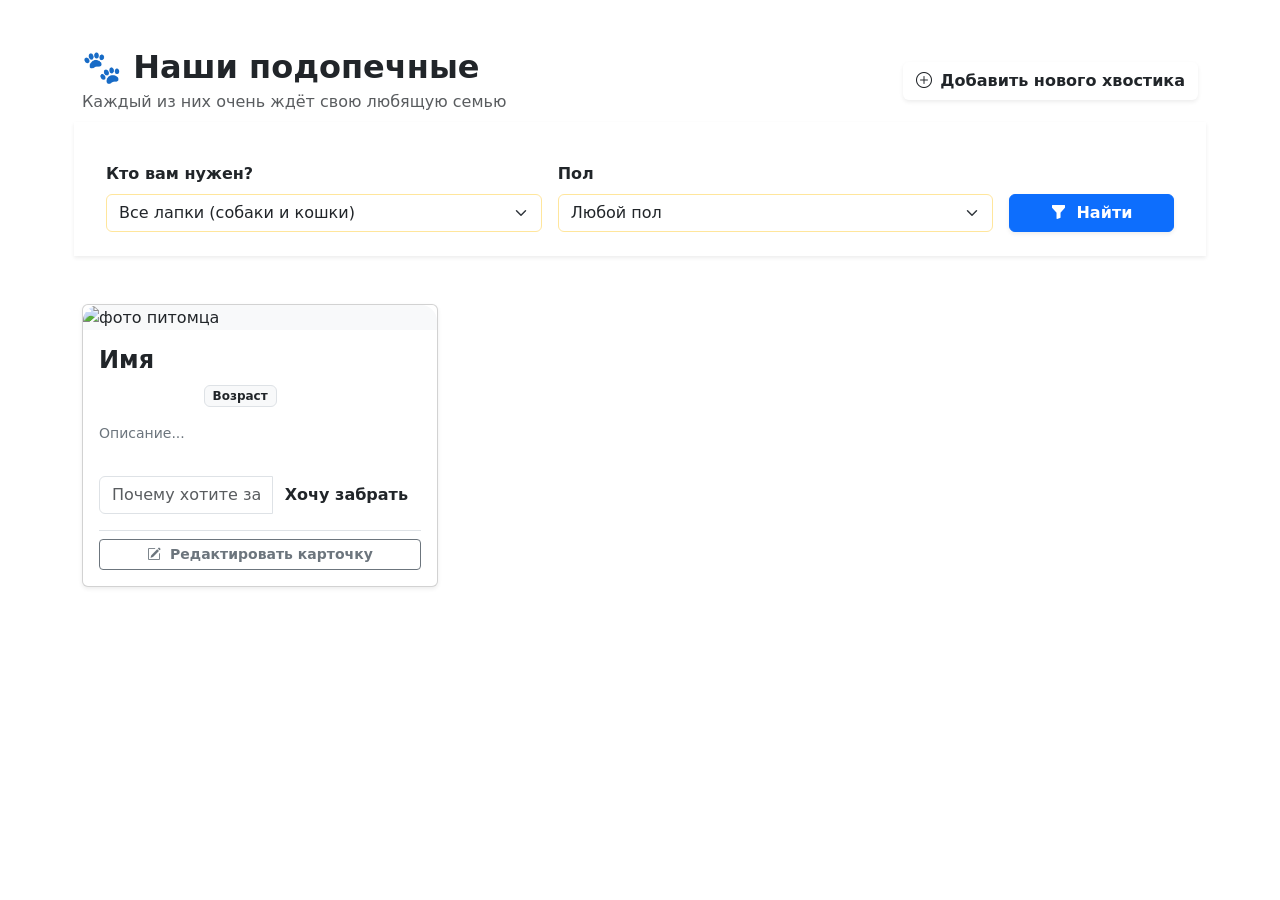
<file: src/main/resources/templates/catalog.html>
<!DOCTYPE html>
<html xmlns:th="http://www.thymeleaf.org">
<head>
  <meta charset="UTF-8">
  <title>Каталог животных — Приют "Доброе сердце"</title>
  <link href="https://cdn.jsdelivr.net/npm/bootstrap@5.3.0/dist/css/bootstrap.min.css" rel="stylesheet">
  <link rel="stylesheet" class="bi" href="https://cdn.jsdelivr.net/npm/bootstrap-icons@1.11.3/font/bootstrap-icons.min.css">
  <link rel="stylesheet" th:href="@{/css/style.css}">
</head>
<body>

<div th:replace="~{fragments :: navbar}"></div>

<div class="container mt-5">
  <div class="d-flex justify-content-between align-items-center mb-4">
    <div>
      <h2 class="fw-bold text-dark mb-1">🐾 Наши подопечные</h2>
      <p class="text-muted mb-0">Каждый из них очень ждёт свою любящую семью</p>
    </div>
    <div th:if="${#authorization.expression('hasRole(''ADMIN'')')}">
      <a href="/admin/add-animal" class="btn btn-admin-action fw-bold shadow-sm">
        <i class="bi bi-plus-circle me-2"></i>Добавить нового хвостика
      </a>
    </div>
  </div>

  <form th:action="@{/catalog}" method="get" class="row g-3 mb-5 p-4 filter-box shadow-sm">
    <div class="col-md-5">
      <label class="form-label fw-semibold text-dark">Кто вам нужен?</label>
      <select name="species" class="form-select border-warning-subtle">
        <option value="">Все лапки (собаки и кошки)</option>
        <option value="Собака" th:selected="${param.species != null && param.species[0] == 'Собака'}">Собаки</option>
        <option value="Кошка" th:selected="${param.species != null && param.species[0] == 'Кошка'}">Кошки</option>
      </select>
    </div>
    <div class="col-md-5">
      <label class="form-label fw-semibold text-dark">Пол</label>
      <select name="gender" class="form-select border-warning-subtle">
        <option value="">Любой пол</option>
        <option value="Мужской" th:selected="${param.gender != null && param.gender[0] == 'Мужской'}">Мальчик</option>
        <option value="Женский" th:selected="${param.gender != null && param.gender[0] == 'Женский'}">Девочка</option>
      </select>
    </div>
    <div class="col-md-2 d-flex align-items-end">
      <button type="submit" class="btn btn-primary w-100 fw-bold shadow-sm">
        <i class="bi bi-funnel-fill me-1"></i> Найти
      </button>
    </div>
  </form>

  <div class="row row-cols-1 row-cols-md-3 g-4">
    <div class="col" th:each="animal : ${listAnimals}">
      <div class="card h-100 animal-card shadow-sm">
        <div style="overflow: hidden; background-color: #f8f9fa; border-top-left-radius: 16px; border-top-right-radius: 16px;">
          <img th:src="${animal.imageUrl != null ? animal.imageUrl : 'https://via.placeholder.com/300x250?text=Нет+фото'}"
               class="card-img-top" alt="фото питомца">
        </div>

        <div class="card-body d-flex flex-column">
          <h4 class="card-title fw-bold text-dark mb-2" th:text="${animal.name}">Имя</h4>

          <div class="mb-3">
            <span class="badge badge-species me-1 px-2 py-1.5" th:text="${animal.species}">Вид</span>
            <span class="badge badge-gender px-2 py-1.5" th:text="${animal.gender}">Пол</span>
            <span class="badge bg-light text-dark border px-2 py-1.5 ms-1" th:text="${animal.age + ' лет'}">Возраст</span>
          </div>

          <p class="small text-secondary mb-4" th:text="${animal.description}">Описание...</p>

          <div class="adoption-box mt-auto">
            <div class="alert alert-success d-none success-message py-2 text-center shadow-sm" role="alert">
              <i class="bi bi-check-circle-fill me-2"></i>Заявка отправлена! Мы свяжемся с вами.
            </div>

            <form th:action="@{/adopt/{id}(id=${animal.id})}" method="post" class="mt-2 ajax-form">
              <div class="small text-danger d-none error-message mb-2 fw-semibold">
                <i class="bi bi-exclamation-triangle-fill me-1"></i> Пожалуйста, напишите причину подробнее (не менее 10 символов).
              </div>

              <div class="input-group">
                <input type="text" name="message" class="form-control" placeholder="Почему хотите забрать?" required>
                <button class="btn btn-adopt fw-semibold" type="submit">Хочу забрать</button>
              </div>
            </form>
          </div>

          <div th:if="${#authorization.expression('hasRole(''ADMIN'')')}" class="mt-3 border-top pt-2">
            <a th:href="@{/admin/edit-animal/{id}(id=${animal.id})}" class="btn btn-sm btn-outline-secondary w-100 fw-semibold">
              <i class="bi bi-pencil-square me-1"></i> Редактировать карточку
            </a>
          </div>
        </div>
      </div>
    </div>
  </div>
</div>

<div th:replace="~{fragments :: footer}"></div>

<script src="https://cdn.jsdelivr.net/npm/bootstrap@5.3.0/dist/js/bootstrap.bundle.min.js"></script>

<script>
  document.querySelectorAll('.ajax-form').forEach(form => {
    form.addEventListener('submit', function(e) {
      e.preventDefault();

      const currentForm = this;
      const inputField = currentForm.querySelector('input[name="message"]');
      const errorMessage = currentForm.querySelector('.error-message');

      if (inputField.value.trim().length < 10) {
        errorMessage.classList.remove('d-none');
        inputField.classList.add('is-invalid');
        return;
      }

      errorMessage.classList.add('d-none');
      inputField.classList.remove('is-invalid');

      const url = currentForm.getAttribute('action');
      const formData = new FormData(currentForm);

      fetch(url, {
        method: 'POST',
        body: formData
      })
              .then(response => {
                if (response.ok) {
                  const box = currentForm.closest('.adoption-box');
                  currentForm.classList.add('d-none');
                  box.querySelector('.success-message').classList.remove('d-none');
                } else {
                  alert('Произошла ошибка при отправке заявки.');
                }
              })
              .catch(error => {
                console.error('Error:', error);
                alert('Ошибка сети или сервер недоступен.');
              });
    });
  });
</script>
</body>
</html>
</file>
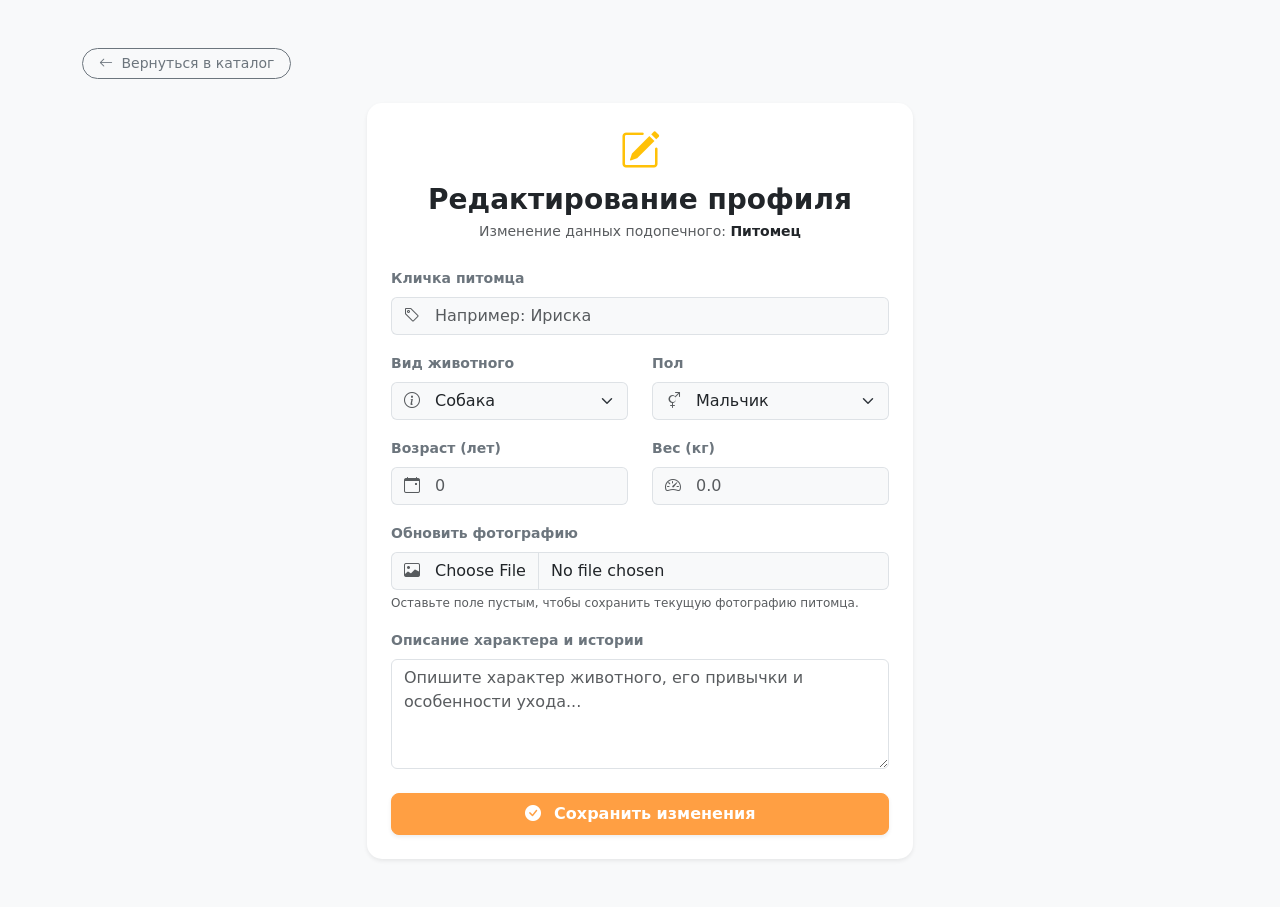
<file: src/main/resources/templates/edit-animal.html>
<!DOCTYPE html>
<html xmlns:th="http://www.thymeleaf.org">
<head>
    <meta charset="UTF-8">
    <title>Редактирование питомца — Панель администратора</title>
    <link href="https://cdn.jsdelivr.net/npm/bootstrap@5.3.0/dist/css/bootstrap.min.css" rel="stylesheet">
    <link rel="stylesheet" href="https://cdn.jsdelivr.net/npm/bootstrap-icons@1.11.3/font/bootstrap-icons.min.css">
    <link rel="stylesheet" th:href="@{/css/style.css}">
    <style>
        /* Интеграция фирменных теплых тонов сайта для формы редактирования */
        .form-control-edit:focus, .form-select-edit:focus {
            border-color: #ff9f43 !important;
            box-shadow: 0 0 0 0.25rem rgba(255, 159, 67, 0.25) !important;
        }
        .btn-save-animal {
            background-color: #ff9f43;
            border-color: #ff9f43;
            color: white;
            font-weight: 600;
            transition: all 0.3s ease;
        }
        .btn-save-animal:hover {
            background-color: #f38b2c;
            border-color: #f38b2c;
            color: white;
            box-shadow: 0 4px 12px rgba(255, 159, 67, 0.3);
        }
        .edit-card {
            border: none;
            border-radius: 15px;
        }
    </style>
</head>
<body class="bg-light">

<div th:replace="~{fragments :: navbar}"></div>

<div class="container mt-5 mb-5">

    <div class="mb-4">
        <a href="/catalog" class="btn btn-outline-secondary btn-sm rounded-pill px-3">
            <i class="bi bi-arrow-left me-1"></i> Вернуться в каталог
        </a>
    </div>

    <div class="row justify-content-center">
        <div class="col-md-8 col-lg-6">
            <div class="card edit-card shadow-sm p-2 bg-white">
                <div class="card-body">

                    <div class="text-center mb-4">
                        <div class="display-6 text-warning mb-2"><i class="bi bi-pencil-square"></i></div>
                        <h3 class="fw-bold text-dark mb-1">Редактирование профиля</h3>
                        <p class="text-muted small">Изменение данных подопечного: <span class="fw-bold text-dark" th:text="${animal.name}">Питомец</span></p>
                    </div>

                    <form th:action="@{/admin/edit-animal/{id}(id=${animal.id})}" th:object="${animal}" method="post" enctype="multipart/form-data">

                        <input type="hidden" th:field="*{id}" />

                        <div class="mb-3">
                            <label class="form-label fw-semibold text-secondary small">Кличка питомца</label>
                            <div class="input-group">
                                <span class="input-group-text bg-light border-end-0 text-muted"><i class="bi bi-tag"></i></span>
                                <input type="text" th:field="*{name}" class="form-control bg-light border-start-0 ps-1 form-control-edit" placeholder="Например: Ириска" required>
                            </div>
                        </div>

                        <div class="row">
                            <div class="col-md-6 mb-3">
                                <label class="form-label fw-semibold text-secondary small">Вид животного</label>
                                <div class="input-group">
                                    <span class="input-group-text bg-light border-end-0 text-muted"><i class="bi bi-info-circle"></i></span>
                                    <select th:field="*{species}" class="form-select bg-light border-start-0 ps-1 form-select-edit">
                                        <option value="Собака">Собака</option>
                                        <option value="Кошка">Кошка</option>
                                    </select>
                                </div>
                            </div>
                            <div class="col-md-6 mb-3">
                                <label class="form-label fw-semibold text-secondary small">Пол</label>
                                <div class="input-group">
                                    <span class="input-group-text bg-light border-end-0 text-muted"><i class="bi bi-gender-ambiguous"></i></span>
                                    <select th:field="*{gender}" class="form-select bg-light border-start-0 ps-1 form-select-edit">
                                        <option value="Мужской">Мальчик</option>
                                        <option value="Женский">Девочка</option>
                                    </select>
                                </div>
                            </div>
                        </div>

                        <div class="row">
                            <div class="col-md-6 mb-3">
                                <label class="form-label fw-semibold text-secondary small">Возраст (лет)</label>
                                <div class="input-group">
                                    <span class="input-group-text bg-light border-end-0 text-muted"><i class="bi bi-calendar-event"></i></span>
                                    <input type="number" min="0" max="30" th:field="*{age}" class="form-control bg-light border-start-0 ps-1 form-control-edit" placeholder="0">
                                </div>
                            </div>
                            <div class="col-md-6 mb-3">
                                <label class="form-label fw-semibold text-secondary small">Вес (кг)</label>
                                <div class="input-group">
                                    <span class="input-group-text bg-light border-end-0 text-muted"><i class="bi bi-speedometer2"></i></span>
                                    <input type="number" step="0.1" min="0" max="100" th:field="*{weight}" class="form-control bg-light border-start-0 ps-1 form-control-edit" placeholder="0.0">
                                </div>
                            </div>
                        </div>

                        <div class="mb-3">
                            <label class="form-label fw-semibold text-secondary small">Обновить фотографию</label>
                            <div class="input-group">
                                <span class="input-group-text bg-light border-end-0 text-muted"><i class="bi bi-image"></i></span>
                                <input type="file" name="imageFile" class="form-control bg-light border-start-0 ps-1 form-control-edit" accept="image/*">
                            </div>
                            <div class="form-text text-muted" style="font-size: 0.75rem;">Оставьте поле пустым, чтобы сохранить текущую фотографию питомца.</div>
                        </div>

                        <div class="mb-4">
                            <label class="form-label fw-semibold text-secondary small">Описание характера и истории</label>
                            <textarea th:field="*{description}" class="form-control form-control-edit" rows="4" placeholder="Опишите характер животного, его привычки и особенности ухода..."></textarea>
                        </div>

                        <button type="submit" class="btn btn-save-animal w-100 py-2 rounded-3 shadow-sm">
                            <i class="bi bi-check-circle-fill me-2"></i> Сохранить изменения
                        </button>
                    </form>

                </div>
            </div>
        </div>
    </div>
</div>

<script src="https://cdn.jsdelivr.net/npm/bootstrap@5.3.0/dist/js/bootstrap.bundle.min.js"></script>
</body>
</html>
</file>
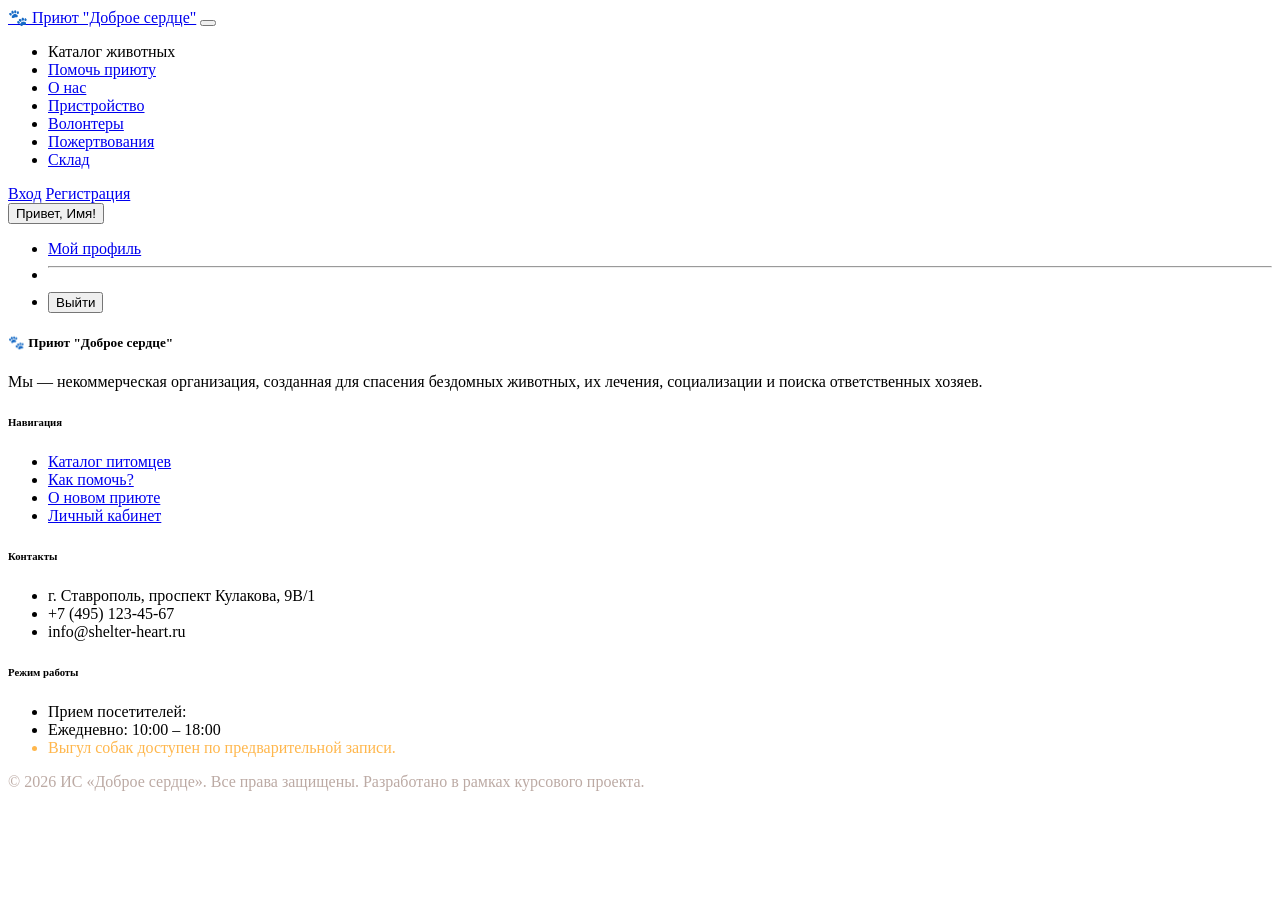
<file: src/main/resources/templates/fragments.html>
<!DOCTYPE html>
<html xmlns:th="http://www.thymeleaf.org">
<head>
    <meta charset="UTF-8">
</head>
<body>

<nav th:fragment="navbar" class="navbar navbar-expand-lg navbar-dark navbar-custom sticky-top">
    <div class="container">
        <a class="navbar-brand fw-bold" href="/">🐾 Приют "Доброе сердце"</a>
        <button class="navbar-toggler" type="button" data-bs-toggle="collapse" data-bs-target="#navbarNav">
            <span class="navbar-toggler-icon"></span>
        </button>

        <div class="collapse navbar-collapse" id="navbarNav">
            <ul class="navbar-nav me-auto">
                <li class="nav-item">
                    <a class="nav-link" th:href="@{/catalog}">Каталог животных</a>
                </li>
                <li class="nav-item">
                    <a class="nav-link" href="/help">Помочь приюту</a>
                </li>
                <li class="nav-item">
                    <a class="nav-link" href="/about">О нас</a>
                </li>
                <li class="nav-item" th:if="${#authorization.expression('hasRole(''ADMIN'')')}">
                    <a class="nav-link text-danger fw-bold" href="/admin/requests">Пристройство</a>
                </li>
                <li class="nav-item" th:if="${#authorization.expression('hasRole(''ADMIN'')')}">
                    <a class="nav-link text-danger fw-bold" href="/admin/volunteers">Волонтеры</a>
                </li>
                <li class="nav-item" th:if="${#authorization.expression('hasRole(''ADMIN'')')}">
                    <a class="nav-link text-danger fw-bold" href="/admin/donations">Пожертвования</a>
                </li>
                <li class="nav-item" th:if="${#authorization.expression('hasRole(''ADMIN'')')}">
                    <a class="nav-link text-danger fw-bold" href="/admin/supplies">Склад</a>
                </li>
            </ul>

            <div class="d-flex align-items-center">
                <div th:unless="${#authorization.expression('isAuthenticated()')}">
                    <a href="/login" class="btn btn-outline-light me-2">Вход</a>
                    <a href="/register" class="btn btn-primary">Регистрация</a>
                </div>

                <div th:if="${#authorization.expression('isAuthenticated()')}" class="dropdown">
                    <button class="btn btn-outline-dark dropdown-toggle" type="button" id="userMenu" data-bs-toggle="dropdown">
                        Привет, <span th:text="${userName}">Имя</span>!
                    </button>
                    <ul class="dropdown-menu dropdown-menu-end shadow">
                        <li><a class="dropdown-item" href="/profile"><i class="bi bi-person-circle me-2"></i>Мой профиль</a></li>
                        <li><hr class="dropdown-divider"></li>
                        <li>
                            <form th:action="@{/logout}" method="post">
                                <button type="submit" class="dropdown-item text-danger"><i class="bi bi-box-arrow-right me-2"></i>Выйти</button>
                            </form>
                        </li>
                    </ul>
                </div>
            </div>
        </div>
    </div>
</nav>


<footer th:fragment="footer">
    <div class="container">
        <div class="row g-4">
            <div class="col-lg-4 col-md-6">
                <h5>🐾 Приют "Доброе сердце"</h5>
                <p class="small">Мы — некоммерческая организация, созданная для спасения бездомных животных, их лечения, социализации и поиска ответственных хозяев.</p>
                <div class="d-flex gap-3 fs-5 mt-3">
                    <a href="#"><i class="bi bi-vk"></i></a>
                    <a href="#"><i class="bi bi-telegram"></i></a>
                    <a href="#"><i class="bi bi-youtube"></i></a>
                </div>
            </div>

            <div class="col-lg-2 col-md-6">
                <h6>Навигация</h6>
                <ul class="list-unstyled small">
                    <li class="mb-2"><a href="/catalog">Каталог питомцев</a></li>
                    <li class="mb-2"><a href="/help">Как помочь?</a></li>
                    <li class="mb-2"><a href="/about">О новом приюте</a></li>
                    <li class="mb-2"><a href="/profile">Личный кабинет</a></li>
                </ul>
            </div>

            <div class="col-lg-3 col-md-6">
                <h6>Контакты</h6>
                <ul class="list-unstyled small">
                    <li class="mb-2"><i class="bi bi-geo-alt-fill text-warning me-2"></i>г. Ставрополь, проспект Кулакова, 9В/1</li>
                    <li class="mb-2"><i class="bi bi-telephone-fill text-light me-2"></i>+7 (495) 123-45-67</li>
                    <li class="mb-2"><i class="bi bi-envelope-fill text-info me-2"></i>info@shelter-heart.ru</li>
                </ul>
            </div>

            <div class="col-lg-3 col-md-6">
                <h6>Режим работы</h6>
                <ul class="list-unstyled small">
                    <li class="mb-2">Прием посетителей:</li>
                    <li class="mb-2 text-white fw-semibold fs-6">Ежедневно: 10:00 – 18:00</li>
                    <li class="small" style="color: #ffb74d !important;"><i class="bi bi-info-circle me-1"></i> Выгул собак доступен по предварительной записи.</li>
                </ul>
            </div>
        </div>

        <div class="border-top mt-4 pt-3 text-center small">
            <p class="mb-0" style="color: #bcaaa4 !important;">&copy; 2026 ИС «Доброе сердце». Все права защищены. Разработано в рамках курсового проекта.</p>
        </div>
    </div>
</footer>

</body>
</html>
</file>
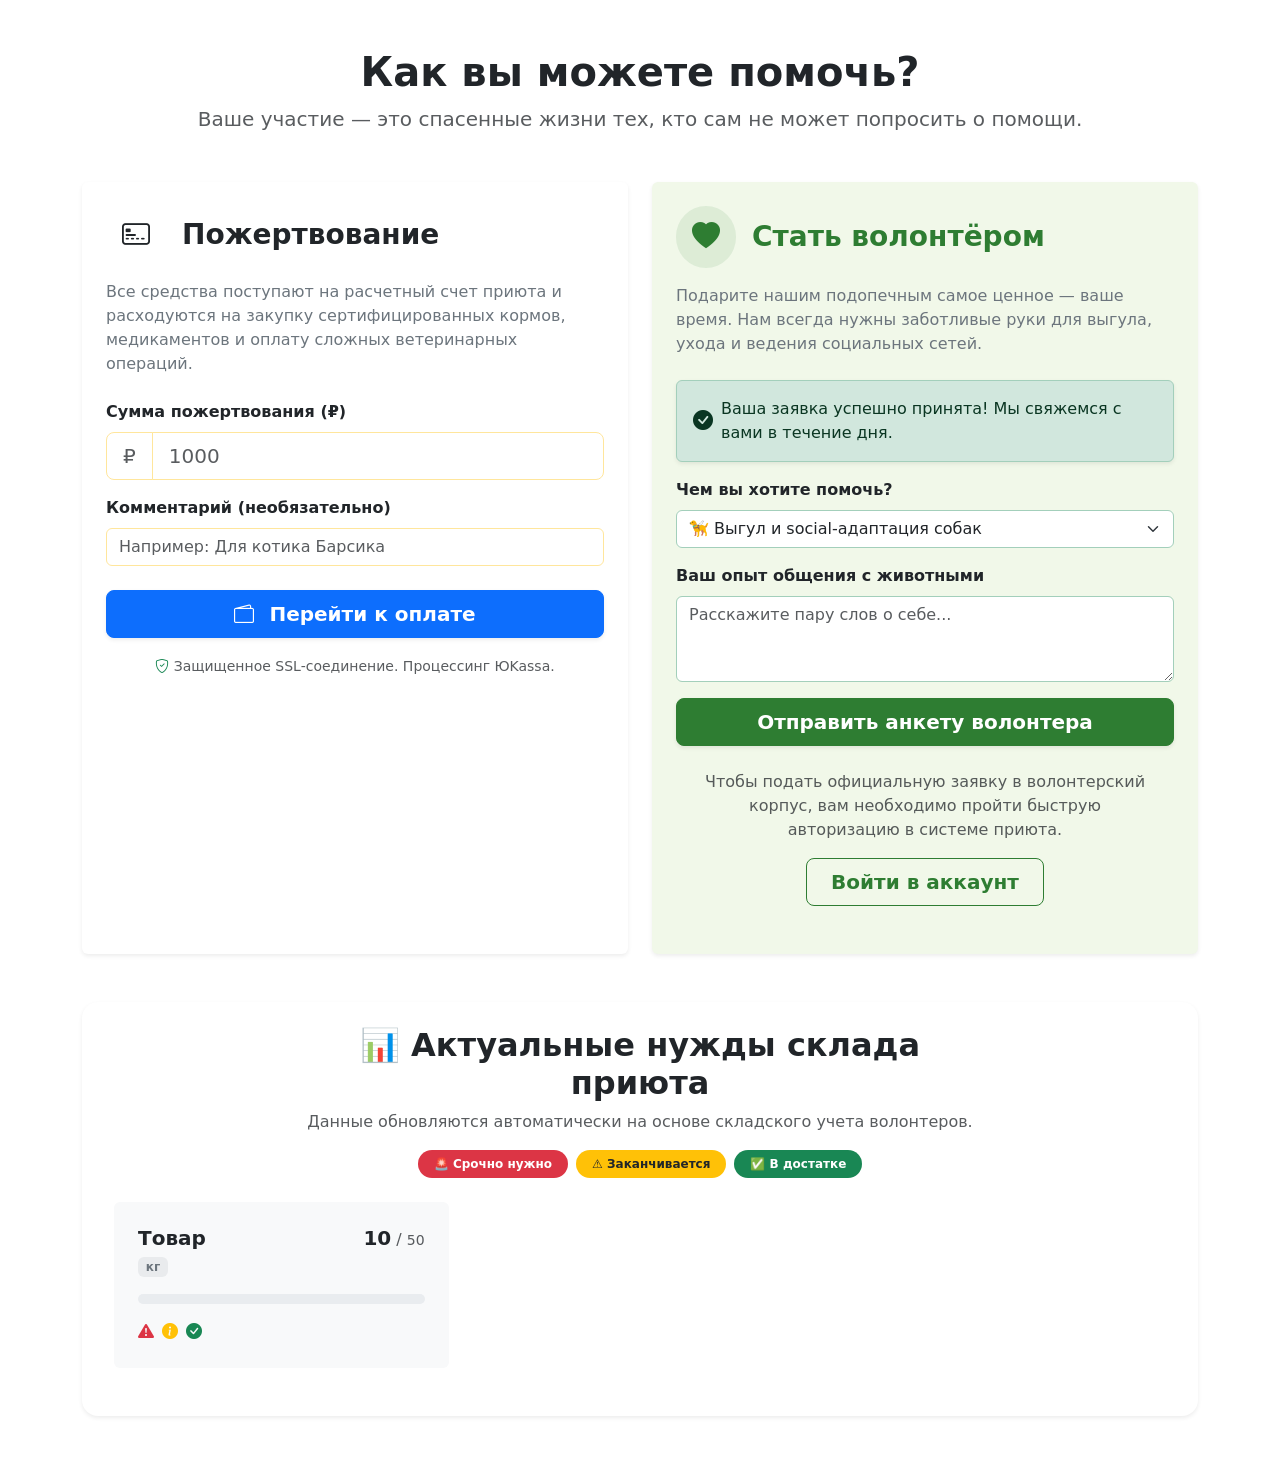
<file: src/main/resources/templates/help.html>
<!DOCTYPE html>
<html xmlns:th="http://www.thymeleaf.org">
<head>
    <meta charset="UTF-8">
    <title>Помочь приюту — Приют "Доброе сердце"</title>
    <meta name="_csrf" th:content="${_csrf.token}"/>
    <meta name="_csrf_header" th:content="${_csrf.headerName}"/>

    <link href="https://cdn.jsdelivr.net/npm/bootstrap@5.3.0/dist/css/bootstrap.min.css" rel="stylesheet">
    <link rel="stylesheet" href="https://cdn.jsdelivr.net/npm/bootstrap-icons@1.11.3/font/bootstrap-icons.min.css">
    <link rel="stylesheet" th:href="@{/css/style.css}">
</head>
<body>

<div th:replace="~{fragments :: navbar}"></div>

<div class="container mt-5">
    <div class="text-center mb-5">
        <h1 class="fw-bold text-dark">Как вы можете помочь?</h1>
        <p class="text-muted lead">Ваше участие — это спасенные жизни тех, кто сам не может попросить о помощи.</p>
    </div>

    <div class="row g-4">
        <div class="col-md-6">
            <div class="card border-0 shadow-sm p-4 h-100 animal-card filter-box">
                <div class="d-flex align-items-center mb-3">
                    <div class="feature-icon m-0 me-3 px-3 py-2 fs-3">
                        <i class="bi bi-credit-card-2-front"></i>
                    </div>
                    <h3 class="mb-0 fw-bold text-dark">Пожертвование</h3>
                </div>
                <p class="text-secondary mb-4">Все средства поступают на расчетный счет приюта и расходуются на закупку сертифицированных кормов, медикаментов и оплату сложных ветеринарных операций.</p>

                <form id="donationForm">
                    <div class="mb-3">
                        <label class="form-label fw-semibold text-dark">Сумма пожертвования (₽)</label>
                        <div class="input-group input-group-lg">
                            <span class="input-group-text bg-white text-muted border-warning-subtle">₽</span>
                            <input type="number" id="donateAmount" class="form-control border-warning-subtle" required min="10" placeholder="1000">
                        </div>
                    </div>
                    <div class="mb-4">
                        <label class="form-label fw-semibold text-dark">Комментарий (необязательно)</label>
                        <input type="text" id="donateComment" class="form-control border-warning-subtle" placeholder="Например: Для котика Барсика">
                    </div>
                    <button type="submit" class="btn btn-primary btn-lg w-100 fw-bold shadow-sm">
                        <i class="bi bi-wallet2 me-2"></i> Перейти к оплате
                    </button>
                </form>
                <div class="text-center mt-3">
                    <small class="text-muted"><i class="bi bi-shield-check text-success"></i> Защищенное SSL-соединение. Процессинг ЮKassa.</small>
                </div>
            </div>
        </div>

        <div class="col-md-6">
            <div class="card border-0 shadow-sm p-4 h-100 animal-card help-card-volunteer" style="background-color: #f1f8e9 !important;">
                <div class="d-flex align-items-center mb-3">
                    <div class="p-3 rounded-circle me-3 fs-3 d-inline-block" style="color: #2e7d32; background: rgba(46, 125, 50, 0.1); line-height: 1;">
                        <i class="bi bi-heart-fill"></i>
                    </div>
                    <h3 class="mb-0 fw-bold" style="color: #2e7d32;">Стать волонтёром</h3>
                </div>
                <p class="text-secondary mb-4">Подарите нашим подопечным самое ценное — ваше время. Нам всегда нужны заботливые руки для выгула, ухода и ведения социальных сетей.</p>

                <div th:if="${param.success}" class="alert alert-success d-flex align-items-center mb-3 shadow-sm" role="alert">
                    <i class="bi bi-check-circle-fill me-2 fs-5"></i>
                    <div>Ваша заявка успешно принята! Мы свяжемся с вами в течение дня.</div>
                </div>

                <div th:if="${#authorization.expression('isAuthenticated()')}">
                    <form th:action="@{/help/volunteer}" th:object="${volunteerRequest}" method="post">
                        <div class="mb-3">
                            <label class="form-label fw-semibold text-dark">Чем вы хотите помочь?</label>
                            <select th:field="*{activityType}" class="form-select border-success-subtle">
                                <option value="Выгул собак">🦮 Выгул и social-адаптация собак</option>
                                <option value="Уборка вольеров">🧹 Помощь в уборке и благоустройстве</option>
                                <option value="Фото и соцсети">📸 Фотосъемка и ведение соцсетей</option>
                                <option value="Транспортировка">🚗 Автоволонтерство (транспортировка)</option>
                            </select>
                        </div>
                        <div class="mb-3">
                            <label class="form-label fw-semibold text-dark">Ваш опыт общения с животными</label>
                            <textarea th:field="*{experience}" class="form-control border-success-subtle" rows="3" placeholder="Расскажите пару слов о себе..."></textarea>
                        </div>
                        <button type="submit" class="btn btn-success btn-lg w-100 fw-bold shadow-sm" style="background-color: #2e7d32 !important; border-color: #2e7d32 !important;">Отправить анкету волонтера</button>
                    </form>
                </div>

                <div th:unless="${#authorization.expression('isAuthenticated()')}" class="text-center py-4 my-auto">
                    <p class="text-muted mb-3 px-3">Чтобы подать официальную заявку в волонтерский корпус, вам необходимо пройти быструю авторизацию в системе приюта.</p>
                    <a href="/login" class="btn btn-outline-success btn-lg px-4 fw-semibold" style="color: #2e7d32; border-color: #2e7d32;">Войти в аккаунт</a>
                </div>
            </div>
        </div>
    </div>

    <div class="my-5 py-4 bg-white rounded-4 shadow-sm p-4">
        <div class="row mb-4 text-center">
            <div class="col-lg-8 mx-auto">
                <h2 class="fw-bold text-dark">📊 Актуальные нужды склада приюта</h2>
                <p class="text-muted">Данные обновляются автоматически на основе складского учета волонтеров.</p>
                <div class="d-flex justify-content-center gap-2 mt-3">
                    <span class="badge bg-danger rounded-pill px-3 py-2">🚨 Срочно нужно</span>
                    <span class="badge bg-warning text-dark rounded-pill px-3 py-2">⚠️ Заканчивается</span>
                    <span class="badge bg-success rounded-pill px-3 py-2">✅ В достатке</span>
                </div>
            </div>
        </div>

        <div class="row px-2">
            <div class="col-md-6 col-lg-4 mb-4" th:each="s : ${supplies}">
                <div class="card h-100 border-0 bg-light p-2 animal-card">
                    <div class="card-body">
                        <div class="d-flex justify-content-between align-items-start mb-3">
                            <div>
                                <h5 class="fw-bold mb-1 text-dark" th:text="${s.name}">Товар</h5>
                                <span class="badge bg-secondary bg-opacity-10 text-secondary small" th:text="${s.unit}">кг</span>
                            </div>
                            <div class="text-end">
                                <span class="h5 fw-bold mb-0 text-dark" th:text="${#numbers.formatDecimal(s.currentAmount, 0, 1)}">10</span>
                                <span class="text-muted">/</span>
                                <span class="text-muted small" th:text="${#numbers.formatDecimal(s.targetAmount, 0, 0)}">50</span>
                            </div>
                        </div>

                        <div class="progress mb-3" style="height: 10px; background-color: #e9ecef; border-radius: 20px;">
                            <div class="progress-bar progress-bar-striped progress-bar-animated"
                                 role="progressbar"
                                 th:style="'width: ' + ${s.getPercent()} + '%'"
                                 th:classappend="${s.getColorClass()}"
                                 style="border-radius: 20px;">
                            </div>
                        </div>

                        <div class="d-flex align-items-center mt-2">
                            <i th:if="${s.getPercent() < 30}" class="bi bi-exclamation-triangle-fill text-danger me-2"></i>
                            <i th:if="${s.getPercent() >= 30 && s.getPercent() < 70}" class="bi bi-info-circle-fill text-warning me-2"></i>
                            <i th:if="${s.getPercent() >= 70}" class="bi bi-check-circle-fill text-success me-2"></i>

                            <span class="small fw-bold"
                                  th:classappend="${s.getPercent() < 30 ? 'text-danger' : (s.getPercent() < 70 ? 'text-warning' : 'text-success')}"
                                  th:text="${s.getPercent() < 30 ? 'Срочно требуется!' : (s.getPercent() < 70 ? 'Заканчивается' : 'Обеспечено')}">
                            </span>
                        </div>
                    </div>
                </div>
            </div>
        </div>
    </div>
</div>

<div class="modal fade" id="yookassaModal" data-bs-backdrop="static" data-bs-keyboard="false" tabindex="-1">
    <div class="modal-dialog modal-dialog-centered">
        <div class="modal-content border-0 shadow-lg">
            <div class="modal-header yookassa-modal-header p-4">
                <div class="modal-title d-flex justify-content-between align-items-center w-100">
                    <span class="h4 mb-0 yookassa-logo">Ю <span class="fw-light">kassa</span></span>
                    <span class="badge bg-white text-dark fw-bold px-3 py-2 fs-6" id="modalAmountDisplay" style="color: var(--footer-bg) !important;">0 ₽</span>
                </div>
            </div>
            <div class="modal-body p-4 bg-white">

                <div id="paymentFormInterface">
                    <div class="mb-3">
                        <label class="form-label small fw-bold text-muted text-uppercase">Номер карты</label>
                        <div class="input-group">
                            <span class="input-group-text bg-light text-muted"><i class="bi bi-credit-card"></i></span>
                            <input type="text" id="inputCardNumber" class="form-control form-control-lg fs-6"
                                   placeholder="0000 0000 0000 0000" maxlength="19" inputmode="numeric">
                        </div>
                    </div>

                    <div class="row mb-4">
                        <div class="col-6">
                            <label class="form-label small fw-bold text-muted text-uppercase">Срок действия</label>
                            <input type="text" id="inputCardExpiry" class="form-control form-control-lg fs-6"
                                   placeholder="ММ / ГГ" maxlength="7" inputmode="numeric">
                        </div>
                        <div class="col-6">
                            <label class="form-label small fw-bold text-muted text-uppercase">CVC / CVV</label>
                            <input type="password" id="inputCardCvc" class="form-control form-control-lg fs-6"
                                   placeholder="***" maxlength="3" inputmode="numeric">
                        </div>
                    </div>

                    <button type="button" id="confirmPaymentBtn" class="btn btn-success btn-lg w-100 fw-bold py-3 shadow" disabled style="background-color: #2e7d32 !important; border-color: #2e7d32 !important;">
                        <span>Подтвердить оплату</span>
                    </button>
                    <button type="button" class="btn btn-link w-100 text-muted mt-2 btn-sm" data-bs-dismiss="modal" style="text-decoration: none;">Отмена</button>
                </div>

                <div id="paymentLoaderInterface" class="text-center py-5 d-none">
                    <div class="spinner-border text-warning mb-3" style="width: 3rem; height: 3rem; --bs-spinner-color: var(--primary-orange);" role="status"></div>
                    <h5 class="fw-bold text-dark">Установка защищенного соединения...</h5>
                    <p class="text-muted small">Авторизация транзакции банком-эмитентом</p>
                </div>

                <div id="paymentSuccessInterface" class="text-center py-4 d-none">
                    <div class="display-1 text-success mb-3"><i class="bi bi-check-circle-fill"></i></div>
                    <h4 class="fw-bold text-dark">Оплата прошла успешно!</h4>
                    <p class="text-secondary px-3">Благодарим вас за поддержку. Пожертвование успешно зачислено на счет организации.</p>
                    <button type="button" class="btn btn-primary px-4 fw-bold mt-3" data-bs-dismiss="modal" id="finishPaymentBtn">Вернуться на сайт</button>
                </div>
            </div>
        </div>
    </div>
</div>

<div th:replace="~{fragments :: footer}"></div>

<script src="https://cdn.jsdelivr.net/npm/bootstrap@5.3.0/dist/js/bootstrap.bundle.min.js"></script>

<script>
    const donationForm = document.getElementById('donationForm');
    const yookassaModal = new bootstrap.Modal(document.getElementById('yookassaModal'));

    const paymentFormInterface = document.getElementById('paymentFormInterface');
    const paymentLoaderInterface = document.getElementById('paymentLoaderInterface');
    const paymentSuccessInterface = document.getElementById('paymentSuccessInterface');
    const confirmPaymentBtn = document.getElementById('confirmPaymentBtn');

    const inputCardNumber = document.getElementById('inputCardNumber');
    const inputCardExpiry = document.getElementById('inputCardExpiry');
    const inputCardCvc = document.getElementById('inputCardCvc');

    let currentAmount = 0;
    let currentComment = '';

    function validateLuhn(cardNumber) {
        let trimmed = cardNumber.replace(/\s+/g, '');
        if (!/^\d{16}$/.test(trimmed)) return false;

        let sum = 0;
        for (let i = 0; i < trimmed.length; i++) {
            let intVal = parseInt(trimmed.charAt(i));
            if (i % 2 === 0) {
                intVal *= 2;
                if (intVal > 9) intVal -= 9;
            }
            sum += intVal;
        }
        return (sum % 10 === 0);
    }

    function checkFormValidity() {
        const isCardValid = validateLuhn(inputCardNumber.value);
        const expiryValue = inputCardExpiry.value.replace(/\s+/g, '');
        let isExpiryValid = false;

        if (expiryValue.length === 5 && expiryValue.includes('/')) {
            const parts = expiryValue.split('/');
            const month = parseInt(parts[0], 10);
            const year = parseInt('20' + parts[1], 10);
            const now = new Date();
            const currentMonth = now.getMonth() + 1;
            const currentYear = now.getFullYear();

            if (month >= 1 && month <= 12) {
                if (year > currentYear || (year === currentYear && month >= currentMonth)) {
                    isExpiryValid = true;
                }
            }
        }

        const isCvcValid = /^\d{3}$/.test(inputCardCvc.value);

        if (inputCardNumber.value.replace(/\s+/g, '').length >= 16) {
            inputCardNumber.classList.toggle('card-input-valid', isCardValid);
            inputCardNumber.classList.toggle('card-input-invalid', !isCardValid);
        } else {
            inputCardNumber.classList.remove('card-input-valid', 'card-input-invalid');
        }

        if (expiryValue.length === 5) {
            inputCardExpiry.classList.toggle('card-input-valid', isExpiryValid);
            inputCardExpiry.classList.toggle('card-input-invalid', !isExpiryValid);
        } else {
            inputCardExpiry.classList.remove('card-input-valid', 'card-input-invalid');
        }

        if (inputCardCvc.value.length === 3) {
            inputCardCvc.classList.toggle('card-input-valid', isCvcValid);
            inputCardCvc.classList.toggle('card-input-invalid', !isCvcValid);
        } else {
            inputCardCvc.classList.remove('card-input-valid', 'card-input-invalid');
        }

        confirmPaymentBtn.disabled = !(isCardValid && isExpiryValid && isCvcValid);
    }

    inputCardNumber.addEventListener('input', function(e) {
        let value = e.target.value.replace(/\D/g, '');
        let formatted = value.match(/.{1,4}/g)?.join(' ') || '';
        e.target.value = formatted;
        checkFormValidity();
    });

    inputCardExpiry.addEventListener('input', function(e) {
        let value = e.target.value.replace(/\D/g, '');
        if (value.length > 2) {
            e.target.value = value.substring(0, 2) + ' / ' + value.substring(2, 4);
        } else {
            e.target.value = value;
        }
        checkFormValidity();
    });

    inputCardCvc.addEventListener('input', function(e) {
        e.target.value = e.target.value.replace(/\D/g, '');
        checkFormValidity();
    });

    donationForm.addEventListener('submit', function(e) {
        e.preventDefault();
        currentAmount = document.getElementById('donateAmount').value;
        currentComment = document.getElementById('donateComment').value;
        document.getElementById('modalAmountDisplay').innerText = currentAmount + ' ₽';

        inputCardNumber.value = '';
        inputCardExpiry.value = '';
        inputCardCvc.value = '';
        inputCardNumber.classList.remove('card-input-valid', 'card-input-invalid');
        inputCardExpiry.classList.remove('card-input-valid', 'card-input-invalid');
        inputCardCvc.classList.remove('card-input-valid', 'card-input-invalid');
        confirmPaymentBtn.disabled = true;

        paymentFormInterface.classList.remove('d-none');
        paymentLoaderInterface.classList.add('d-none');
        paymentSuccessInterface.classList.add('d-none');

        yookassaModal.show();
    });

    confirmPaymentBtn.addEventListener('click', function() {
        paymentFormInterface.classList.add('d-none');
        paymentLoaderInterface.classList.remove('d-none');

        const csrfToken = document.querySelector('meta[name="_csrf"]').getAttribute('content');
        const csrfHeader = document.querySelector('meta[name="_csrf_header"]').getAttribute('content');

        const paymentData = {
            amount: parseFloat(currentAmount),
            comment: currentComment,
            status: "SUCCESS",
            gateway: "YOOKASSA_PRODUCTION"
        };

        fetch('/api/help/donate', {
            method: 'POST',
            headers: {
                'Content-Type': 'application/json',
                [csrfHeader]: csrfToken
            },
            body: JSON.stringify(paymentData)
        })
            .then(response => {
                setTimeout(() => {
                    if (response.ok) {
                        paymentLoaderInterface.classList.add('d-none');
                        paymentSuccessInterface.classList.remove('d-none');
                    } else {
                        alert("Ошибка транзакции на стороне процессингового центра. Статус сервера: " + response.status);
                        yookassaModal.hide();
                    }
                }, 2500);
            })
            .catch(error => {
                console.error('Error:', error);
                alert("Ошибка: не удалось связаться с сервером.");
                yookassaModal.hide();
            });
    });

    document.getElementById('finishPaymentBtn').addEventListener('click', () => {
        location.reload();
    });
</script>
</body>
</html>
</file>
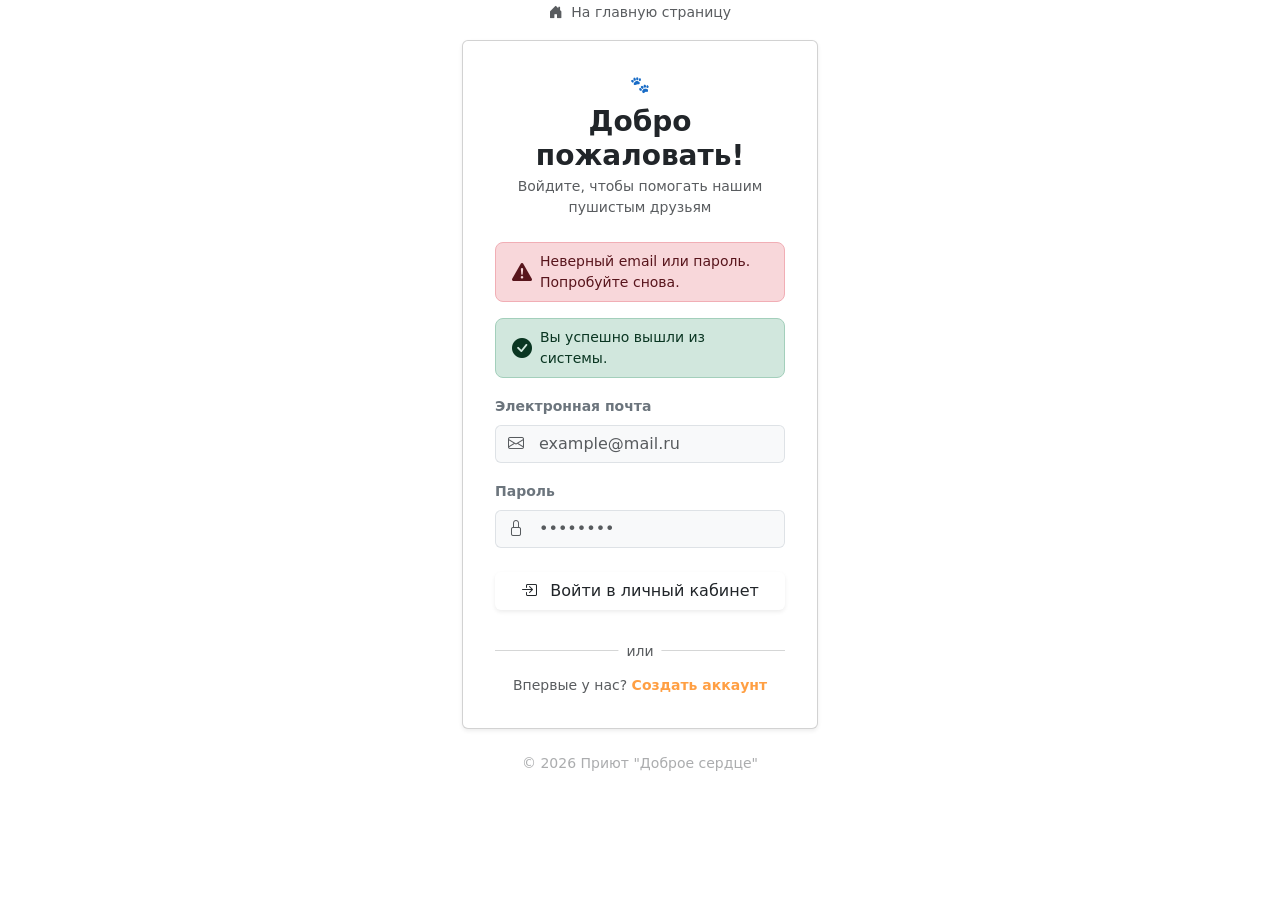
<file: src/main/resources/templates/login.html>
<!DOCTYPE html>
<html xmlns:th="http://www.thymeleaf.org">
<head>
    <meta charset="UTF-8">
    <title>Вход в личный кабинет — Приют "Доброе сердце"</title>
    <link href="https://cdn.jsdelivr.net/npm/bootstrap@5.3.0/dist/css/bootstrap.min.css" rel="stylesheet">
    <link rel="stylesheet" href="https://cdn.jsdelivr.net/npm/bootstrap-icons@1.11.3/font/bootstrap-icons.min.css">
    <link rel="stylesheet" th:href="@{/css/style.css}">
</head>
<body class="auth-body"> <div class="container">
    <div class="row justify-content-center">
        <div class="col-md-5 col-lg-4">

            <div class="text-center mb-3">
                <a href="/" class="text-muted text-decoration-none small">
                    <i class="bi bi-house-door-fill me-1"></i> На главную страницу
                </a>
            </div>

            <div class="card auth-card shadow-sm p-3 bg-white"> <div class="card-body">

                <div class="text-center mb-4">
                    <div class="brand-icon">🐾</div>
                    <h3 class="fw-bold text-dark mt-2 mb-1">Добро пожаловать!</h3>
                    <p class="text-muted small">Войдите, чтобы помогать нашим пушистым друзьям</p>
                </div>

                <div th:if="${param.error}" class="alert alert-danger d-flex align-items-center rounded-3 py-2 mb-3 small" role="alert">
                    <i class="bi bi-exclamation-triangle-fill me-2 fs-5"></i>
                    <div>Неверный email или пароль. Попробуйте снова.</div>
                </div>

                <div th:if="${param.logout}" class="alert alert-success d-flex align-items-center rounded-3 py-2 mb-3 small" role="alert">
                    <i class="bi bi-check-circle-fill me-2 fs-5"></i>
                    <div>Вы успешно вышли из системы.</div>
                </div>

                <form th:action="@{/login}" method="post">

                    <div class="mb-3">
                        <label class="form-label fw-semibold text-secondary small">Электронная почта</label>
                        <div class="input-group">
                            <span class="input-group-text bg-light border-end-0 text-muted"><i class="bi bi-envelope"></i></span>
                            <input type="email" name="username" class="form-control bg-light border-start-0 ps-1 auth-form-control" placeholder="example@mail.ru" required autocomplete="email">
                        </div>
                    </div>

                    <div class="mb-4">
                        <label class="form-label fw-semibold text-secondary small">Пароль</label>
                        <div class="input-group">
                            <span class="input-group-text bg-light border-end-0 text-muted"><i class="bi bi-lock"></i></span>
                            <input type="password" name="password" class="form-control bg-light border-start-0 ps-1 auth-form-control" placeholder="••••••••" required autocomplete="current-password">
                        </div>
                    </div>

                    <button type="submit" class="btn btn-auth w-100 shadow-sm mb-3"> <i class="bi bi-box-arrow-in-right me-2"></i> Войти в личный кабинет
                    </button>
                </form>

                <div class="position-relative my-4">
                    <hr class="text-muted opacity-25">
                    <span class="position-absolute top-50 start-50 translate-middle bg-white px-2 text-muted small">или</span>
                </div>

                <p class="text-center mb-0 small text-muted">
                    Впервые у нас? <a href="/register" class="fw-bold text-decoration-none" style="color: #ff9f43;">Создать аккаунт</a>
                </p>
            </div>
            </div>

            <p class="text-center text-muted mt-4 small opacity-50">&copy; 2026 Приют "Доброе сердце"</p>

        </div>
    </div>
</div>

<script src="https://cdn.jsdelivr.net/npm/bootstrap@5.3.0/dist/js/bootstrap.bundle.min.js"></script>
</body>
</html>
</file>
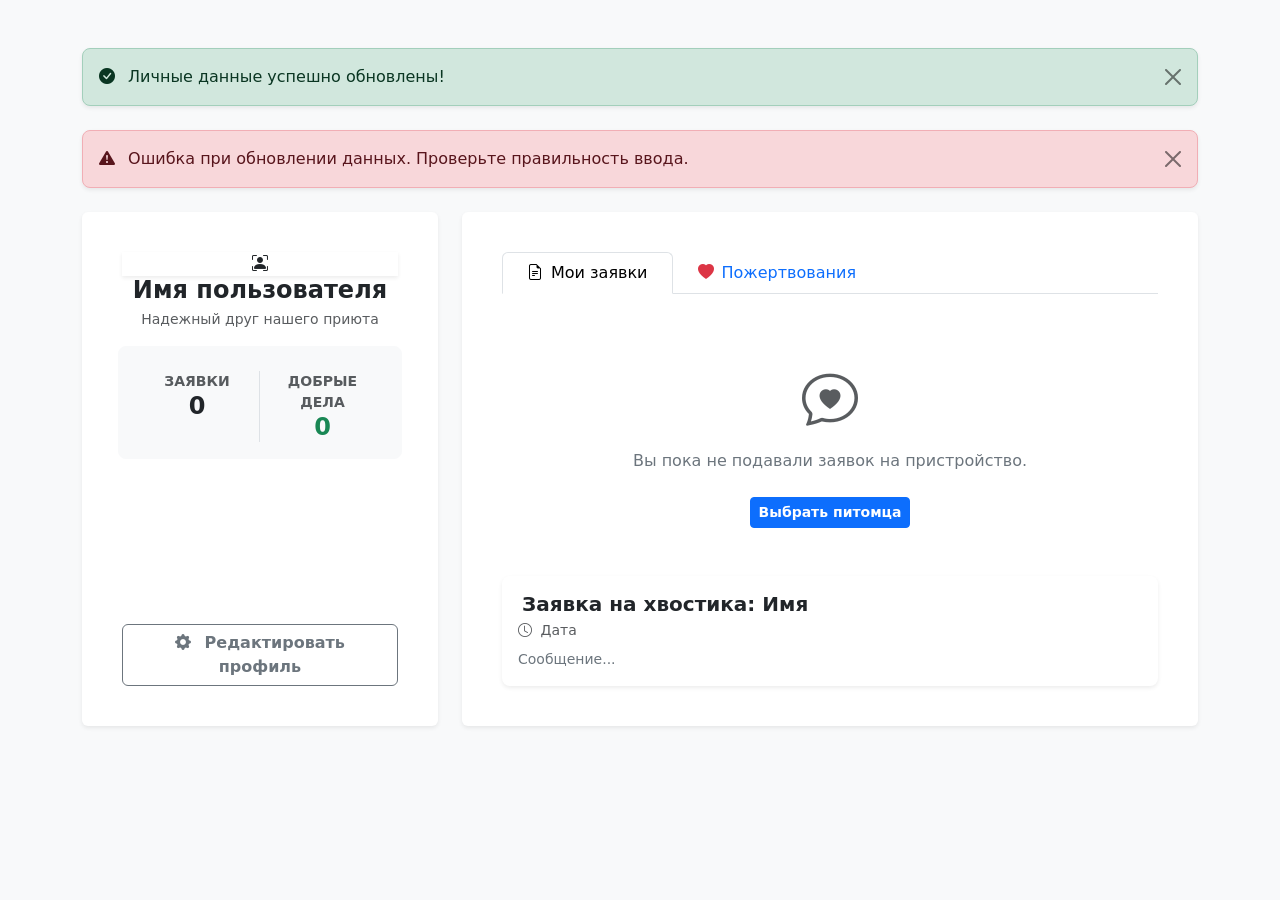
<file: src/main/resources/templates/profile.html>
<!DOCTYPE html>
<html xmlns:th="http://www.thymeleaf.org">
<head>
    <meta charset="UTF-8">
    <title>Мой профиль — Приют "Доброе сердце"</title>
    <link href="https://cdn.jsdelivr.net/npm/bootstrap@5.3.0/dist/css/bootstrap.min.css" rel="stylesheet">
    <link rel="stylesheet" href="https://cdn.jsdelivr.net/npm/bootstrap-icons@1.11.3/font/bootstrap-icons.min.css">
    <link rel="stylesheet" th:href="@{/css/style.css}">
</head>
<body class="bg-light">

<div th:replace="~{fragments :: navbar}"></div>

<div class="container mt-5 mb-5">

    <div th:if="${param.success}" class="alert alert-success alert-dismissible fade show shadow-sm rounded-3 mb-4" role="alert">
        <i class="bi bi-check-circle-fill me-2"></i> Личные данные успешно обновлены!
        <button type="button" class="btn-close" data-bs-dismiss="show" aria-label="Close"></button>
    </div>
    <div th:if="${param.error}" class="alert alert-danger alert-dismissible fade show shadow-sm rounded-3 mb-4" role="alert">
        <i class="bi bi-exclamation-triangle-fill me-2"></i> Ошибка при обновлении данных. Проверьте правильность ввода.
        <button type="button" class="btn-close" data-bs-dismiss="alert" aria-label="Close"></button>
    </div>

    <div class="row g-4">
        <div class="col-lg-4">
            <div class="card border-0 shadow-sm p-4 text-center animal-card h-100">
                <div class="card-body d-flex flex-column justify-content-between">
                    <div>
                        <div class="profile-avatar shadow-sm">
                            <i class="bi bi-person-bounding-box"></i>
                        </div>
                        <h4 class="fw-bold text-dark mb-1" th:text="${userName}">Имя пользователя</h4>
                        <p class="text-muted small mb-3">Надежный друг нашего приюта</p>

                        <div class="row g-2 mt-3 p-3 bg-light rounded-3 text-start border border-light">
                            <div class="col-6 border-end text-center">
                                <span class="d-block text-muted small fw-semibold text-uppercase">Заявки</span>
                                <span class="h4 fw-bold text-dark" th:text="${myRequests != null ? myRequests.size() : 0}">0</span>
                            </div>
                            <div class="col-6 text-center">
                                <span class="d-block text-muted small fw-semibold text-uppercase">Добрые дела</span>
                                <span class="h4 fw-bold text-success" th:text="${myDonations != null ? myDonations.size() : 0}">0</span>
                            </div>
                        </div>
                    </div>

                    <button type="button" class="btn btn-outline-secondary w-100 fw-semibold mt-4" data-bs-toggle="modal" data-bs-target="#editProfileModal">
                        <i class="bi bi-gear-fill me-2"></i> Редактировать профиль
                    </button>
                </div>
            </div>
        </div>

        <div class="col-lg-8">
            <div class="card border-0 shadow-sm p-4 h-100">
                <div class="card-body">

                    <ul class="nav nav-tabs mb-4" id="profileTabs" role="tablist">
                        <li class="nav-item" role="presentation">
                            <button class="nav-link active py-2.5 px-4" id="requests-tab" data-bs-toggle="tab" data-bs-target="#requests-pane" type="button" role="tab">
                                <i class="bi bi-file-earmark-text me-2"></i>Мои заявки
                            </button>
                        </li>
                        <li class="nav-item" role="presentation">
                            <button class="nav-link py-2.5 px-4" id="donations-tab" data-bs-toggle="tab" data-bs-target="#donations-pane" type="button" role="tab">
                                <i class="bi bi-heart-fill me-2 text-danger"></i>Пожертвования
                            </button>
                        </li>
                    </ul>

                    <div class="tab-content" id="profileTabsContent">

                        <div class="tab-pane fade show active" id="requests-pane" role="tabpanel" tabindex="0">
                            <div th:if="${#lists.isEmpty(myRequests)}" class="text-center py-5">
                                <i class="bi bi-chat-heart text-muted display-4 d-block mb-3"></i>
                                <p class="text-secondary">Вы пока не подавали заявок на пристройство.</p>
                                <a href="/catalog" class="btn btn-primary btn-sm fw-semibold mt-2">Выбрать питомца</a>
                            </div>

                            <div th:unless="${#lists.isEmpty(myRequests)}" class="d-flex flex-column gap-3">
                                <div th:each="req : ${myRequests}" class="p-3 rounded-3 shadow-sm history-item"
                                     th:classappend="${req.status == 'PENDING' ? 'status-pending' : (req.status == 'APPROVED' ? 'status-approved' : 'status-rejected')}">
                                    <div class="d-flex justify-content-between align-items-start">
                                        <div>
                                            <h5 class="fw-bold text-dark mb-1">
                                                <i class="bi bi-paw-fill text-warning me-1"></i>
                                                Заявка на хвостика: <span th:text="${req.animal.name}">Имя</span>
                                            </h5>
                                            <p class="small text-muted mb-2">
                                                <i class="bi bi-clock me-1"></i> <span th:text="${#temporals.format(req.requestDate, 'dd.MM.yyyy HH:mm')}">Дата</span>
                                            </p>
                                            <p class="mb-0 text-secondary small italic" th:text="'«' + ${req.message} + '»'">Сообщение...</p>
                                        </div>
                                        <div>
                                            <span class="badge text-uppercase px-2.5 py-1.5"
                                                  th:classappend="${req.status == 'PENDING' ? 'bg-warning text-dark' : (req.status == 'APPROVED' ? 'bg-success' : 'bg-danger')}"
                                                  th:text="${req.status == 'PENDING' ? 'На рассмотрении' : (req.status == 'APPROVED' ? 'Одобрено' : 'Отклонено')}">
                                                Статус
                                            </span>
                                        </div>
                                    </div>
                                </div>
                            </div>
                        </div>

                        <div class="tab-pane fade" id="donations-pane" role="tabpanel" tabindex="0">
                            <div th:if="${#lists.isEmpty(myDonations)}" class="text-center py-5">
                                <i class="bi bi-wallet2 text-muted display-4 d-block mb-3"></i>
                                <p class="text-secondary">История ваших пожертвований пока пуста.</p>
                                <a href="/help" class="btn btn-primary btn-sm fw-semibold mt-2">Поддержать приют</a>
                            </div>

                            <div th:unless="${#lists.isEmpty(myDonations)}" class="d-flex flex-column gap-3">
                                <div class="p-3 bg-success bg-opacity-10 rounded-3 mb-2 border border-success-subtle text-success">
                                    <i class="bi bi-trophy-fill me-2"></i>Огромное вам спасибо! Каждое ваше пожертвование спасает жизни.
                                </div>

                                <div th:each="donate : ${myDonations}" class="p-3 rounded-3 shadow-sm history-item donation-item">
                                    <div class="d-flex justify-content-between align-items-center">
                                        <div>
                                            <h5 class="fw-bold text-dark mb-1">
                                                <i class="bi bi-check-circle-fill text-success me-1"></i> Благотворительный взнос
                                            </h5>
                                            <p class="small text-muted mb-0" th:if="${donate.comment != null && !donate.comment.isEmpty()}" th:text="'Комментарий: ' + ${donate.comment}">Комментарий</p>
                                        </div>
                                        <div class="text-end">
                                            <span class="h5 fw-bold text-success" th:text="${#numbers.formatDecimal(donate.amount, 1, 0)} + ' ₽'">1000 ₽</span>
                                            <div class="small text-muted" th:text="${#temporals.format(donate.donatedAt != null ? donate.donatedAt : #temporals.createNow(), 'dd.MM.yyyy')}">01.01.2026</div>
                                        </div>
                                    </div>
                                </div>
                            </div>
                        </div>

                    </div>
                </div>
            </div>
        </div>
    </div>
</div>

<div class="modal fade" id="editProfileModal" tabindex="-1" aria-labelledby="editProfileModalLabel" aria-hidden="true">
    <div class="modal-dialog modal-dialog-centered">
        <div class="modal-content border-0 shadow-lg">
            <div class="modal-header bg-stat-home p-4">
                <h5 class="modal-title fw-bold text-dark" id="editProfileModalLabel"><i class="bi bi-pencil-square me-2"></i>Редактировать личные данные</h5>
                <button type="button" class="btn-close" data-bs-dismiss="modal" aria-label="Close"></button>
            </div>
            <form th:action="@{/profile/update}" method="post">
                <div class="modal-body p-4 bg-white">
                    <div class="mb-3">
                        <label class="form-label fw-semibold text-dark">Ваше имя в системе</label>
                        <div class="input-group">
                            <span class="input-group-text bg-light text-muted"><i class="bi bi-person"></i></span>
                            <input type="text" name="fullName" class="form-control border-warning-subtle" th:value="${userName}" required>
                        </div>
                    </div>

                    <div class="mb-3 border-top pt-3">
                        <label class="form-label fw-semibold text-dark">Новый пароль <span class="text-muted small fw-normal">(оставьте пустым, если не меняете)</span></label>
                        <div class="input-group">
                            <span class="input-group-text bg-light text-muted"><i class="bi bi-lock"></i></span>
                            <input type="password" name="newPassword" class="form-control border-warning-subtle" placeholder="••••••••">
                        </div>
                    </div>
                </div>
                <div class="modal-footer p-3 bg-light border-0">
                    <button type="button" class="btn btn-link text-secondary" data-bs-dismiss="modal" style="text-decoration: none;">Отмена</button>
                    <button type="submit" class="btn btn-primary fw-semibold px-4 shadow-sm">Сохранить изменения</button>
                </div>
            </form>
        </div>
    </div>
</div>

<div th:replace="~{fragments :: footer}"></div>

<script src="https://cdn.jsdelivr.net/npm/bootstrap@5.3.0/dist/js/bootstrap.bundle.min.js"></script>
</body>
</html>
</file>
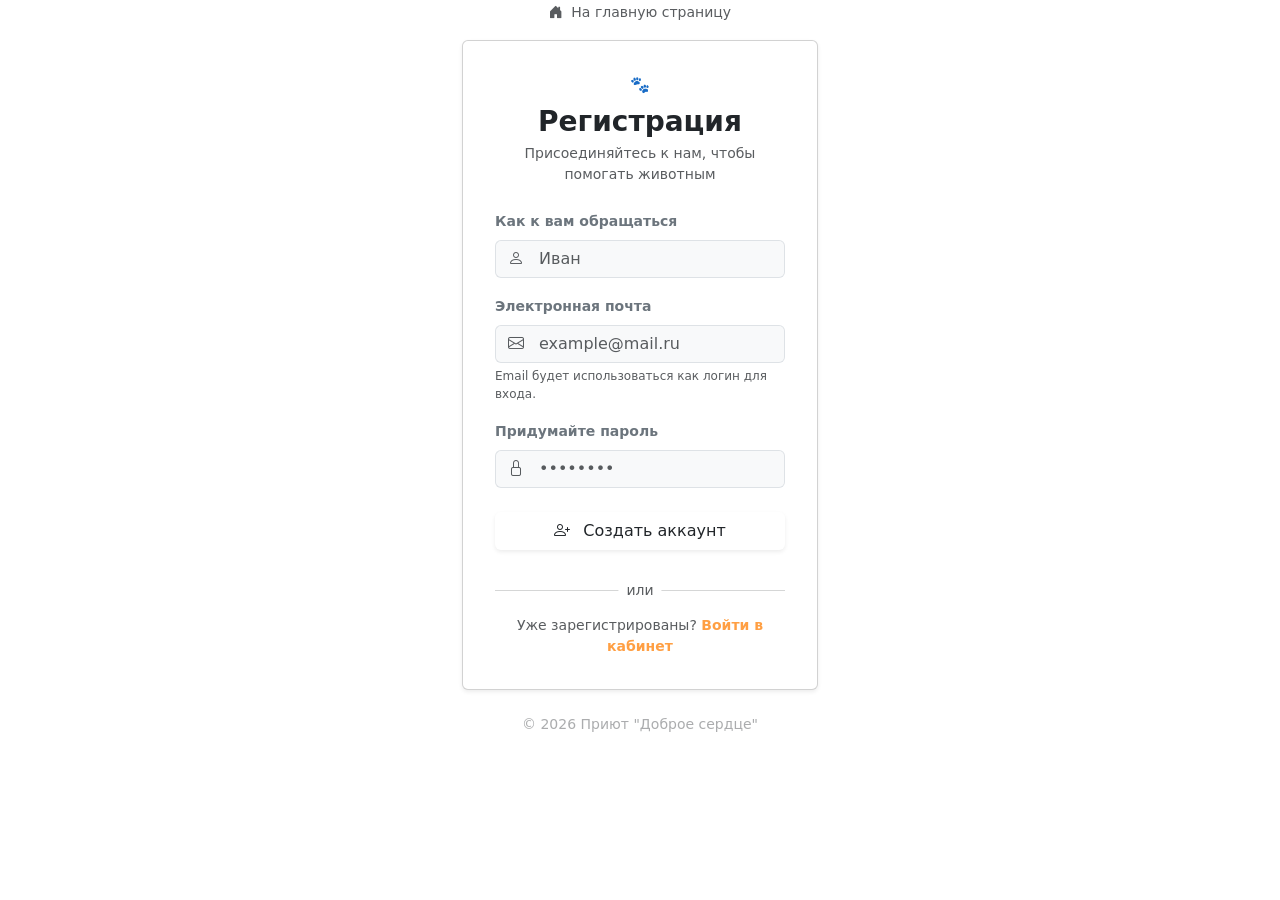
<file: src/main/resources/templates/register.html>
<!DOCTYPE html>
<html xmlns:th="http://www.thymeleaf.org">
<head>
    <meta charset="UTF-8">
    <title>Регистрация в системе — Приют "Доброе сердце"</title>
    <link href="https://cdn.jsdelivr.net/npm/bootstrap@5.3.0/dist/css/bootstrap.min.css" rel="stylesheet">
    <link rel="stylesheet" href="https://cdn.jsdelivr.net/npm/bootstrap-icons@1.11.3/font/bootstrap-icons.min.css">
    <link rel="stylesheet" th:href="@{/css/style.css}">
</head>
<body class="auth-body"> <div class="container">
    <div class="row justify-content-center">
        <div class="col-md-5 col-lg-4">

            <div class="text-center mb-3">
                <a href="/" class="text-muted text-decoration-none small">
                    <i class="bi bi-house-door-fill me-1"></i> На главную страницу
                </a>
            </div>

            <div class="card auth-card shadow-sm p-3 bg-white"> <div class="card-body">

                <div class="text-center mb-4">
                    <div class="brand-icon">🐾</div>
                    <h3 class="fw-bold text-dark mt-2 mb-1">Регистрация</h3>
                    <p class="text-muted small">Присоединяйтесь к нам, чтобы помогать животным</p>
                </div>

                <form th:action="@{/register}" th:object="${user}" method="post">

                    <div class="mb-3">
                        <label class="form-label fw-semibold text-secondary small">Как к вам обращаться</label>
                        <div class="input-group">
                            <span class="input-group-text bg-light border-end-0 text-muted"><i class="bi bi-person"></i></span>
                            <input type="text" th:field="*{firstName}" class="form-control bg-light border-start-0 ps-1 auth-form-control" placeholder="Иван" required autocomplete="given-name">
                        </div>
                    </div>

                    <div class="mb-3">
                        <label class="form-label fw-semibold text-secondary small">Электронная почта</label>
                        <div class="input-group">
                            <span class="input-group-text bg-light border-end-0 text-muted"><i class="bi bi-envelope"></i></span>
                            <input type="email" th:field="*{email}" class="form-control bg-light border-start-0 ps-1 auth-form-control" placeholder="example@mail.ru" required autocomplete="email">
                        </div>
                        <div class="form-text text-muted" style="font-size: 0.75rem;">Email будет использоваться как логин для входа.</div>
                    </div>

                    <div class="mb-4">
                        <label class="form-label fw-semibold text-secondary small">Придумайте пароль</label>
                        <div class="input-group">
                            <span class="input-group-text bg-light border-end-0 text-muted"><i class="bi bi-lock"></i></span>
                            <input type="password" th:field="*{password}" class="form-control bg-light border-start-0 ps-1 auth-form-control" placeholder="••••••••" required autocomplete="new-password">
                        </div>
                    </div>

                    <button type="submit" class="btn btn-auth w-100 shadow-sm mb-3"> <i class="bi bi-person-plus me-2"></i> Создать аккаунт
                    </button>
                </form>

                <div class="position-relative my-4">
                    <hr class="text-muted opacity-25">
                    <span class="position-absolute top-50 start-50 translate-middle bg-white px-2 text-muted small">или</span>
                </div>

                <p class="text-center mb-0 small text-muted">
                    Уже зарегистрированы? <a href="/login" class="fw-bold text-decoration-none" style="color: #ff9f43;">Войти в кабинет</a>
                </p>
            </div>
            </div>

            <p class="text-center text-muted mt-4 small opacity-50">&copy; 2026 Приют "Доброе сердце"</p>

        </div>
    </div>
</div>

<script src="https://cdn.jsdelivr.net/npm/bootstrap@5.3.0/dist/js/bootstrap.bundle.min.js"></script>
</body>
</html>
</file>
